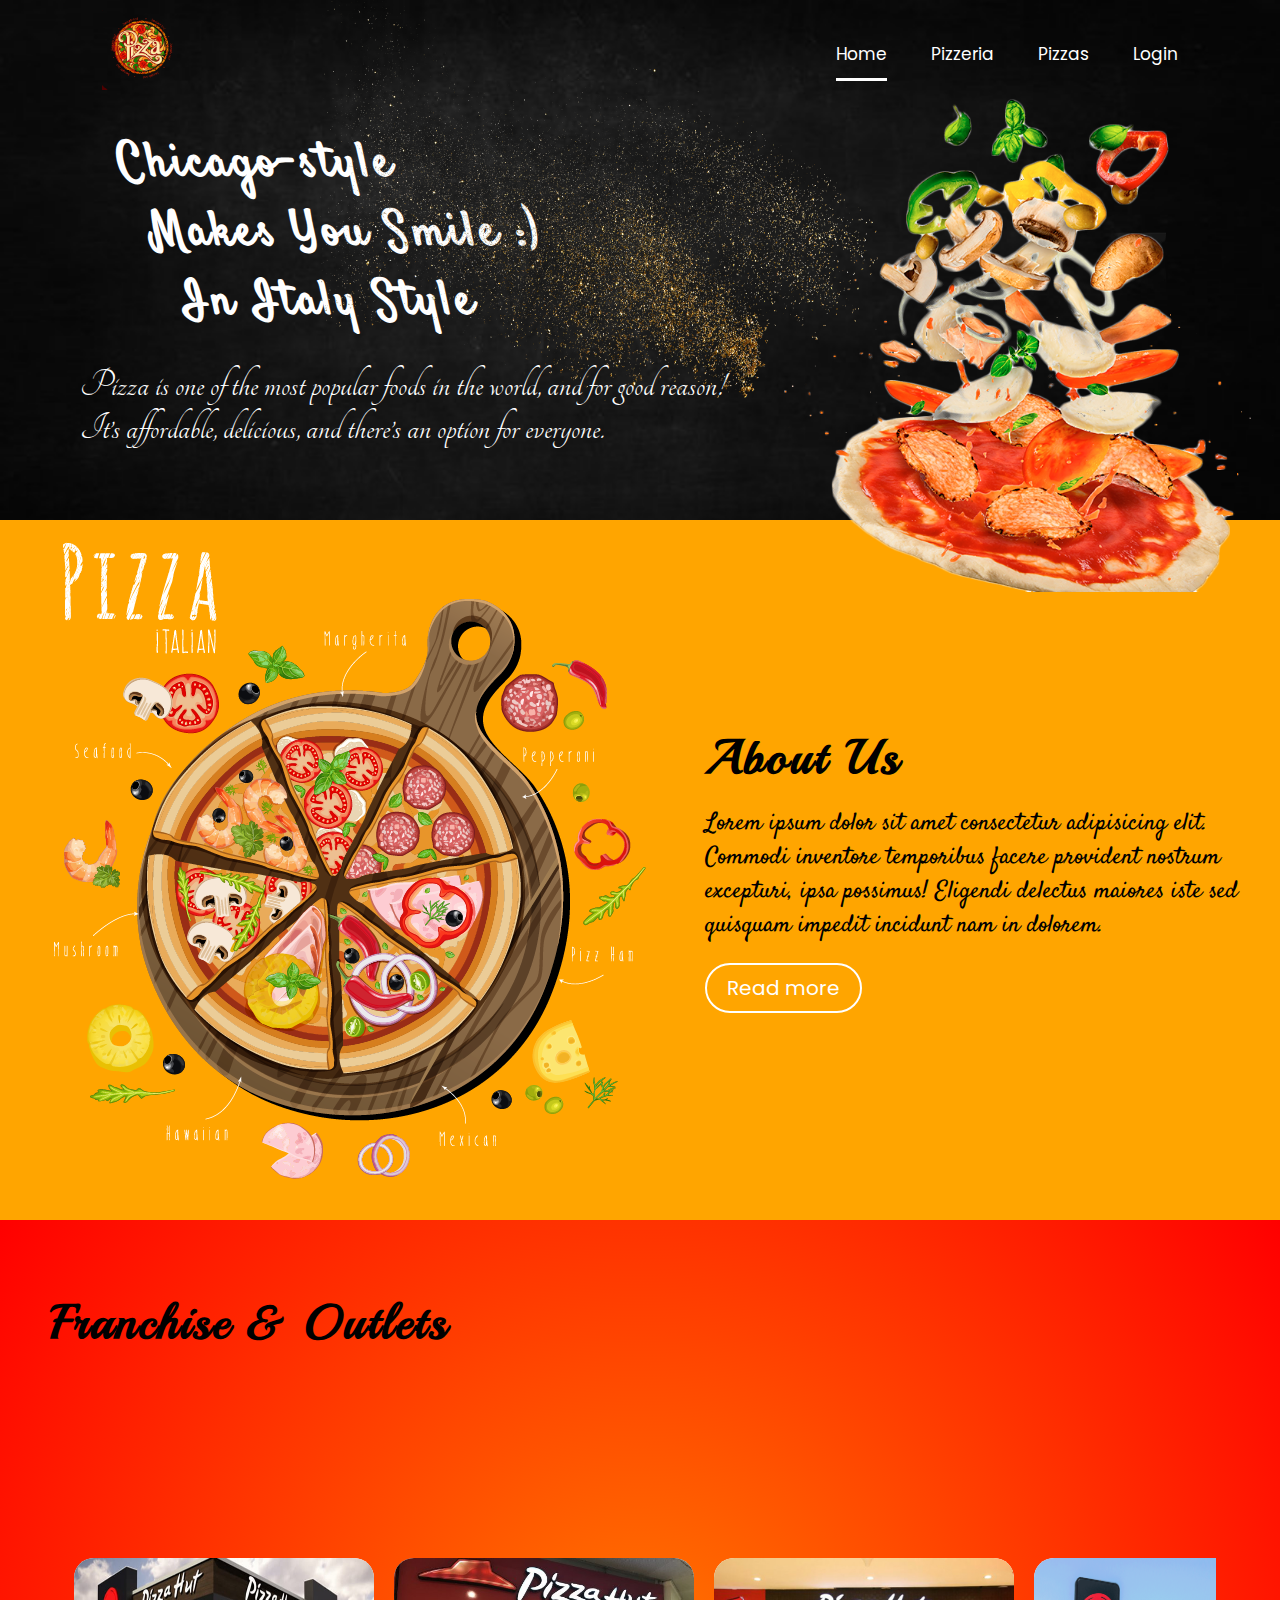
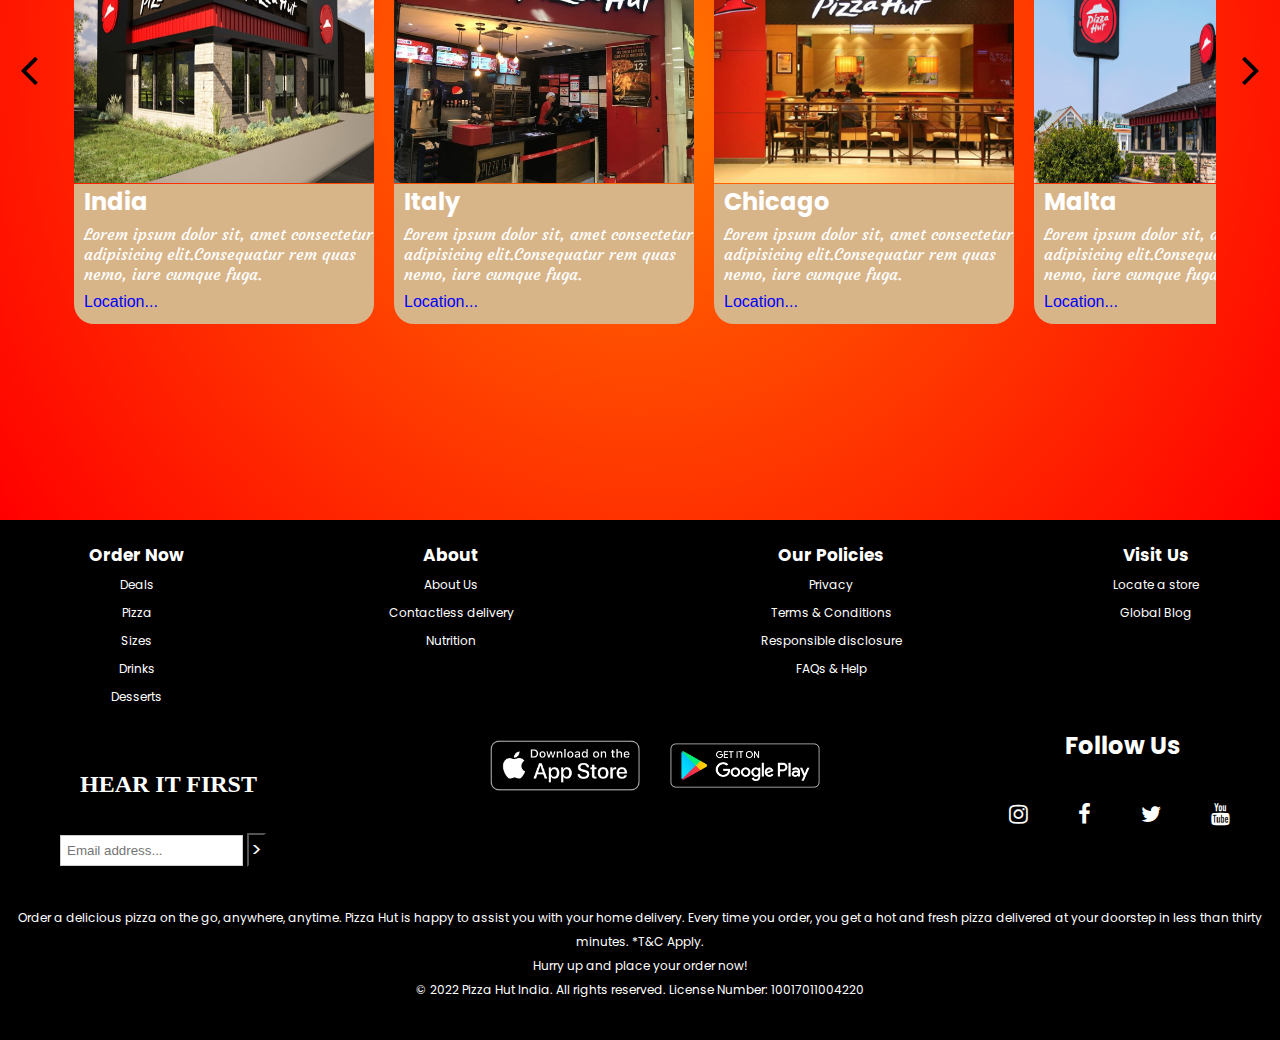
<file: index.html>
<!DOCTYPE html>
<html lang="en">
<head>
    <meta charset="UTF-8">
    <meta http-equiv="X-UA-Compatible" content="IE=edge">
    <meta name="viewport" content="width=device-width, initial-scale=1.0">
    <link rel="stylesheet" href="https://maxcdn.bootstrapcdn.com/font-awesome/4.7.0/css/font-awesome.min.css">
    <link rel="stylesheet" href="home.css">
    <title>Home</title>
</head>
<body>
    <div class="header">
        <!--NAVBAR-->
        <nav>
            <a href="inter.html"><img src="image/logoo.png" class="logo"></a>
            <ul>
                <li><a href="index.html" id="active">Home</a></li>
                <li><a href="about.html">Pizzeria</a></li>
                <li><a href="pizzas.html">Pizzas</a></li>
                <li><a href="login.html">Login</a></li>
            </ul>

            <div class="hamburger">
                <span class="line"></span>
                <span class="line"></span>
                <span class="line"></span>
            </div>
        </nav>
        <div class="over">
            <img src="image/morden.png" class="image">
            <img src="image/sprink.png" class="imag">
            <h1>Chicago-style<br>Makes You Smile :)<br>In Italy Style</h1>
            <P>Pizza is one of the most popular foods in the world, and for good reason! <br> It’s affordable, delicious, and there’s an option for everyone.</P>
        </div>
    </div>

    <!--ABOUT-->
    <div class="about">
        <img src="image/logo.png">
        <div class="more">
            <h1>About Us</h1>
            <p>Lorem ipsum dolor sit amet consectetur adipisicing elit. Commodi inventore temporibus facere provident nostrum excepturi, ipsa possimus! Eligendi delectus maiores iste sed quisquam impedit incidunt nam in dolorem.</p>
            <a href="about.html">Read more</a>
        </div>
    </div>
    
    <!--OUTLETS-->
    <div class="main-scroll">
        <h1>Franchise & Outlets</h1>
        <div>
            <button class="icon" onclick="scrollr()"><i class="fa fa-angle-left" aria-hidden="true"></i></button>
        </div>
        <div class="cover">
            <div class="scroll-images">
                <div class="child">
                    <img class="child-img" src="image/s1.jpg">
                    <div class="content">
                        <h2>India</h2>
                        <p>Lorem ipsum dolor sit, amet consectetur adipisicing elit.Consequatur rem quas nemo, iure cumque fuga.</p>
                        <a href="#">Location...</a>
                    </div>
                </div>
                <div class="child">
                    <img class="child-img" src="image/s2.jpg">
                    <div class="content">
                        <h2>Italy</h2>
                        <p>Lorem ipsum dolor sit, amet consectetur adipisicing elit.Consequatur rem quas nemo, iure cumque fuga.</p>
                        <a href="#">Location...</a>
                    </div>
                </div>
                <div class="child">
                    <img class="child-img" src="image/s3.jpg">
                    <div class="content">
                        <h2>Chicago</h2>
                        <p>Lorem ipsum dolor sit, amet consectetur adipisicing elit.Consequatur rem quas nemo, iure cumque fuga.</p>
                        <a href="#">Location...</a>
                    </div>
                </div>
                <div class="child">
                    <img class="child-img" src="image/s4.jpg">
                    <div class="content">
                        <h2>Malta</h2>
                        <p>Lorem ipsum dolor sit, amet consectetur adipisicing elit.Consequatur rem quas nemo, iure cumque fuga.</p>
                        <a href="#">Location...</a>
                    </div>
                </div>
                <div class="child">
                    <img class="child-img" src="image/s5.jpeg">
                    <div class="content">
                        <h2>Norway</h2>
                        <p>Lorem ipsum dolor sit, amet consectetur adipisicing elit.Consequatur rem quas nemo, iure cumque fuga.</p>
                        <a href="#">Location...</a>
                    </div>
                </div>
                <div class="child">
                    <img class="child-img" src="image/s6.jpg">
                    <div class="content">
                        <h2>Poland</h2>
                        <p>Lorem ipsum dolor sit, amet consectetur adipisicing elit.Consequatur rem quas nemo, iure cumque fuga.</p>
                        <a href="#">Location...</a>
                    </div>
                </div>
                <div class="child">
                    <img class="child-img" src="image/s7.jpg">
                    <div class="content">
                        <h2>Sweden</h2>
                        <p>Lorem ipsum dolor sit, amet consectetur adipisicing elit.Consequatur rem quas nemo, iure cumque fuga.</p>
                        <a href="#">Location...</a>
                    </div>
                </div>
                <div class="child">
                    <img class="child-img" src="image/s8.jpg">
                    <div class="content">
                        <h2>Colombia</h2>
                        <p>Lorem ipsum dolor sit, amet consectetur adipisicing elit.Consequatur rem quas nemo, iure cumque fuga.</p>
                        <a href="#">Location...</a>
                    </div>
                </div>
            </div>
        </div>
        <div>
            <button class="icon" onclick="scrolll()"><i class="fa fa-angle-right" aria-hidden="true"></i></button>
        </div>
    </div>

    <!--FOOTER-->
    <div class="footer">
        <table>
            <tr>
                <th>Order Now</th>
                <th>About</th>
                <th>Our Policies</th>
                <th>Visit Us</th>
            </tr>
            <tr>
                <td><a href="#">Deals</a></td>
                <td><a href="#">About Us</a></td>
                <td><a href="#">Privacy</a></td>
                <td><a href="#">Locate a store</a></td>
                
            </tr>
            <tr>
                <td><a href="#">Pizza</a></td>
                <td><a href="#">Contactless delivery</a></td>
                <td><a href="#">Terms & Conditions</a></td>
                <td><a href="#">Global Blog</a></td>
            </tr>
            <tr>
                <td><a href="#">Sizes</a></td>
                <td><a href="#">Nutrition</a></td>
                <td><a href="#">Responsible disclosure</a></td>
            </tr>
            <tr>
                <td><a href="#">Drinks</a></td>
                <td></td>
                <td><a href="#">FAQs & Help</a></td>
            </tr>
            <tr>
                <td><a href="#">Desserts</a></td>
            </tr>
        </table>
        <div class="download">
            <a href="#"><img src="image/apple.png"></a>
            <a href="#"><img src="image/android.png"></a>
        </div>
        <div class="icons">
            <div class="all-icons">
                <h2>Follow Us</h2>
                <a href="#"><i class="fa fa-instagram" aria-hidden="true"></i></a>
                <a href="#"><i class="fa fa-facebook" aria-hidden="true"></i></a>
                <a href="#"><i class="fa fa-twitter" aria-hidden="true"></i></a>
                <a href="#"><i class="fa fa-youtube" aria-hidden="true"></i></a>
            </div>
        </div>

        <form>
            <h2>HEAR IT FIRST</h2>
            <input type="text" name="Email" placeholder="Email address...">
            <input type="submit" value=">">
        </form>
        <div class="ending">
            <p>
                Order a delicious pizza on the go, anywhere, anytime. Pizza Hut is happy to assist you with your home delivery. Every time you order, you get a hot and fresh pizza delivered at your doorstep in less than thirty<br>minutes. *T&C Apply.<br>Hurry up and place your order now!<br>© 2022 Pizza Hut India. All rights reserved. License Number: 10017011004220
            </p>
        </div>
    </div>

































    <script>
        /*Navbar*/
        const hamburger = document.querySelector(".hamburger");
        const navbar = document.querySelector("ul");

        hamburger.addEventListener('click', ()=>{
            navbar.classList.toggle('slide')
        });

        hamburger.addEventListener('click', ()=>{
            hamburger.classList.toggle('active')
        });

        /*outlets*/
        function scrolll() {
            var left = document.querySelector(".scroll-images")
            left.scrollBy(350, 0)
        }

        function scrollr() {
            var right = document.querySelector(".scroll-images")
            right.scrollBy(-350, 0)
        }

    </script>
</body>
</html>
</file>
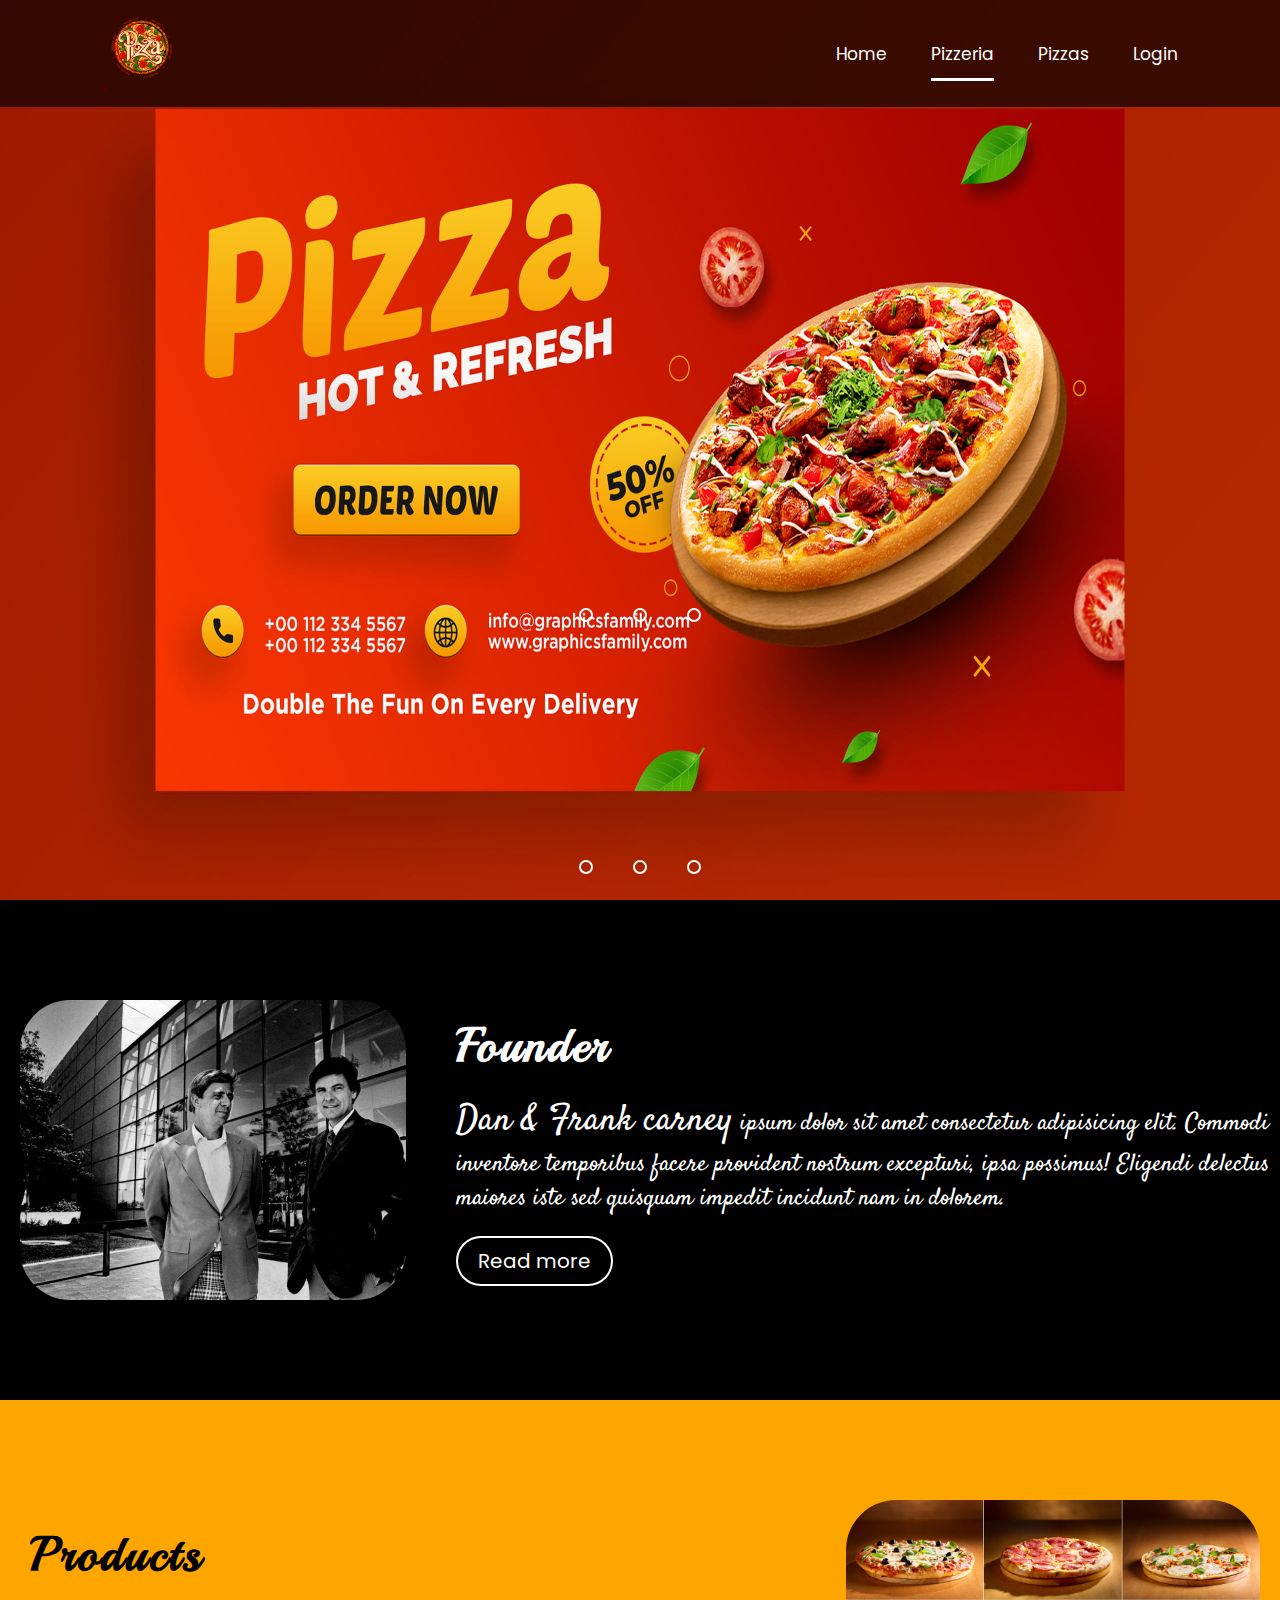
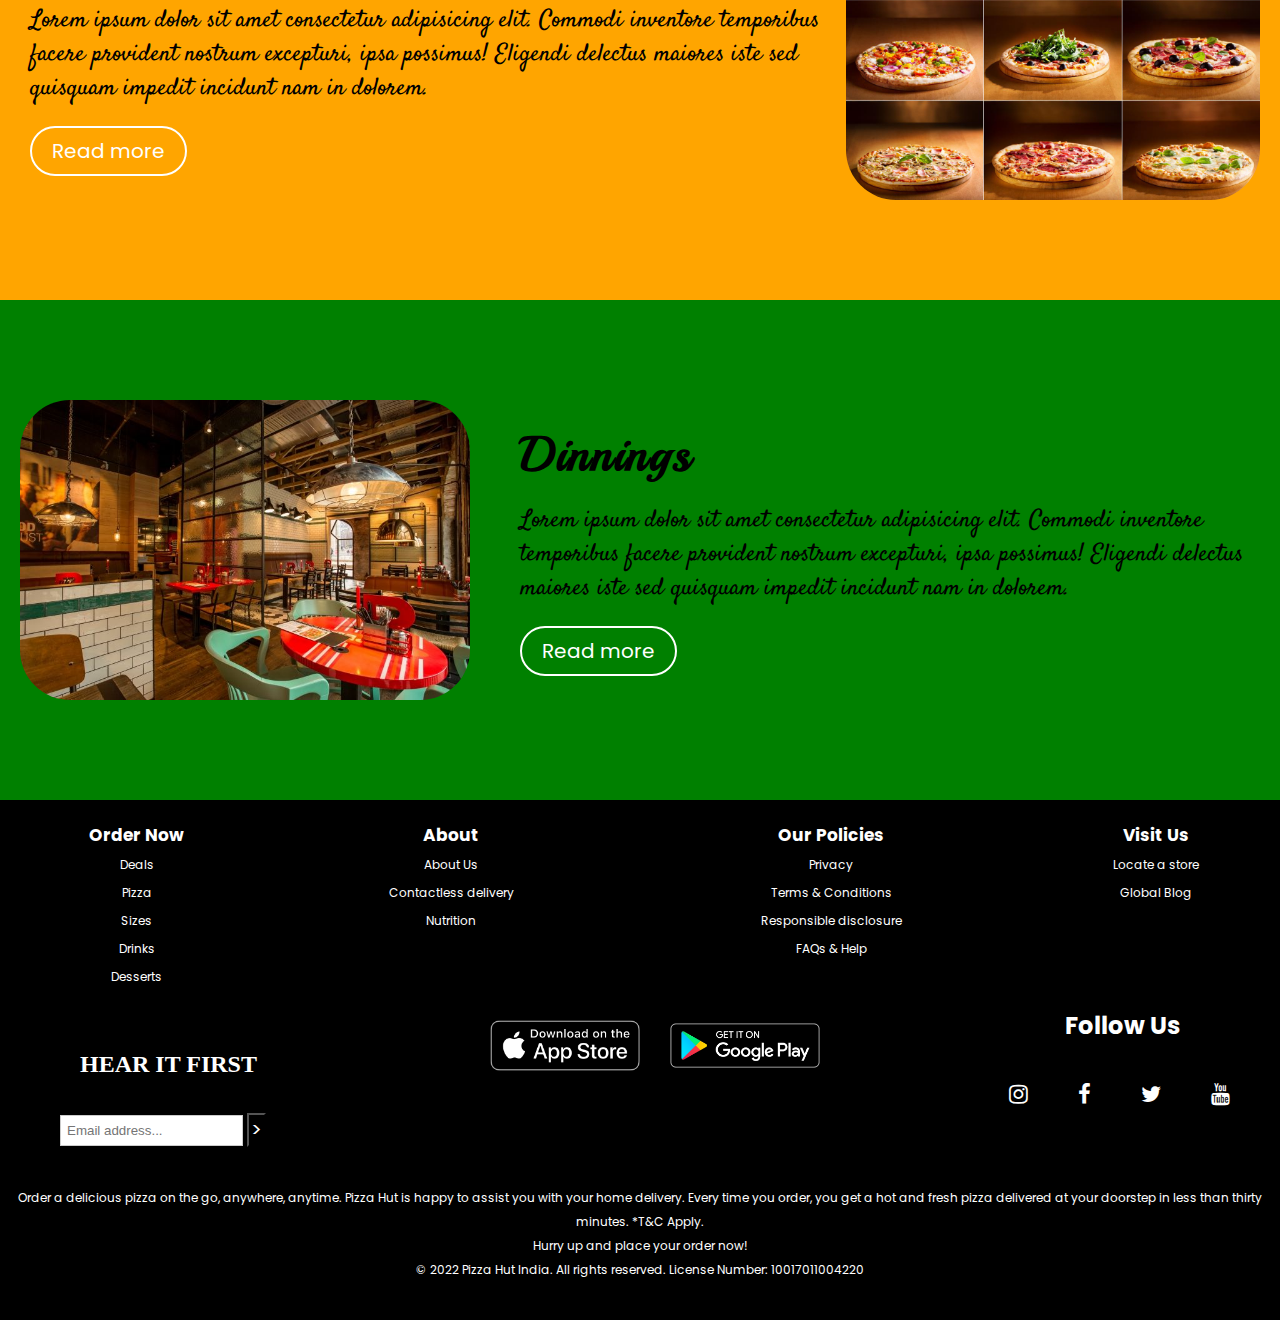
<file: about.html>
<!DOCTYPE html>
<html lang="en">
<head>
    <meta charset="UTF-8">
    <meta http-equiv="X-UA-Compatible" content="IE=edge">
    <meta name="viewport" content="width=device-width, initial-scale=1.0">
    <link rel="stylesheet" href="https://maxcdn.bootstrapcdn.com/font-awesome/4.7.0/css/font-awesome.min.css">
    <link rel="stylesheet" href="about.css">
    <title>About</title>
</head>
<body>
    <div class="header">
        <!--NAVBAR-->
        <div class="slider">
            <div class="slides">
                <input type="radio" id="radio1" name="radios">
                <input type="radio" id="radio2" name="radios">
                <input type="radio" id="radio3" name="radios">

                <div class="slide first">
                    <img src="image/banner-1.jpg">
                </div>
                <div class="slide">
                    <img src="image/banner-2.webp">
                </div>
                <div class="slide">
                    <img src="image/banner-3.webp">
                </div>
                <div class="auto">
                    <div class="auto-1"></div>
                    <div class="auto-2"></div>
                    <div class="auto-3"></div>
                </div>
            </div>

            <div class="manual">
                <label for="radio1" class="manuals"></label>
                <label for="radio2" class="manuals"></label>
                <label for="radio3" class="manuals"></label>
            </div>
        </div>

        <!--Slideshow-->
        <nav>
            <a href="inter.html"><img src="image/logoo.png" class="logo"></a>
            <ul>
                <li><a href="index.html">Home</a></li>
                <li><a href="about.html" id="active">Pizzeria</a></li>
                <li><a href="pizzas.html">Pizzas</a></li>
                <li><a href="login.html">Login</a></li>
            </ul>

            <div class="hamburger">
                <span class="line"></span>
                <span class="line"></span>
                <span class="line"></span>
            </div>
        </nav>
    </div>

    <!--FOUNDER-->
    <div class="about" style="background-color: black; color: white;">
        <img src="image/founder.webp">
        <div class="more">
            <h1>Founder</h1>
            <p><span>Dan & Frank carney</span> ipsum dolor sit amet consectetur adipisicing elit. Commodi inventore temporibus facere provident nostrum excepturi, ipsa possimus! Eligendi delectus maiores iste sed quisquam impedit incidunt nam in dolorem.</p>
            <a href="#">Read more</a>
        </div>
    </div>

    <!--PRODUCT-->
    
    <div class="about" style="background-color: orange;">
        <div class="more">
            <h1>Products</h1>
            <p>Lorem ipsum dolor sit amet consectetur adipisicing elit. Commodi inventore temporibus facere provident nostrum excepturi, ipsa possimus! Eligendi delectus maiores iste sed quisquam impedit incidunt nam in dolorem.</p>
            <a href="#">Read more</a>
        </div>
        <img src="image/product.png" class="product">
    </div>

    <!--DINNING-->
    <div class="about" style="background: green;">
        <img src="image/dinning.jpg">
        <div class="more">
            <h1>Dinnings</h1>
            <p>Lorem ipsum dolor sit amet consectetur adipisicing elit. Commodi inventore temporibus facere provident nostrum excepturi, ipsa possimus! Eligendi delectus maiores iste sed quisquam impedit incidunt nam in dolorem.</p>
            <a href="#">Read more</a>
        </div>
    </div>

    <!--FOOTER-->

    <div class="footer">
        <table>
            <tr>
                <th>Order Now</th>
                <th>About</th>
                <th>Our Policies</th>
                <th>Visit Us</th>
            </tr>
            <tr>
                <td><a href="#">Deals</a></td>
                <td><a href="#">About Us</a></td>
                <td><a href="#">Privacy</a></td>
                <td><a href="#">Locate a store</a></td>
                
            </tr>
            <tr>
                <td><a href="#">Pizza</a></td>
                <td><a href="#">Contactless delivery</a></td>
                <td><a href="#">Terms & Conditions</a></td>
                <td><a href="#">Global Blog</a></td>
            </tr>
            <tr>
                <td><a href="#">Sizes</a></td>
                <td><a href="#">Nutrition</a></td>
                <td><a href="#">Responsible disclosure</a></td>
            </tr>
            <tr>
                <td><a href="#">Drinks</a></td>
                <td></td>
                <td><a href="#">FAQs & Help</a></td>
            </tr>
            <tr>
                <td><a href="#">Desserts</a></td>
            </tr>
        </table>
        <div class="download">
            <a href="#"><img src="image/apple.png"></a>
            <a href="#"><img src="image/android.png"></a>
        </div>
        <div class="icons">
            <div class="all-icons">
                <h2>Follow Us</h2>
                <a href="#"><i class="fa fa-instagram" aria-hidden="true"></i></a>
                <a href="#"><i class="fa fa-facebook" aria-hidden="true"></i></a>
                <a href="#"><i class="fa fa-twitter" aria-hidden="true"></i></a>
                <a href="#"><i class="fa fa-youtube" aria-hidden="true"></i></a>
            </div>
        </div>

        <form>
            <h2>HEAR IT FIRST</h2>
            <input type="text" name="Email" placeholder="Email address...">
            <input type="submit" value=">">
        </form>
        <div class="ending">
            <p>
                Order a delicious pizza on the go, anywhere, anytime. Pizza Hut is happy to assist you with your home delivery. Every time you order, you get a hot and fresh pizza delivered at your doorstep in less than thirty<br>minutes. *T&C Apply.<br>Hurry up and place your order now!<br>© 2022 Pizza Hut India. All rights reserved. License Number: 10017011004220
            </p>
        </div>
    </div>












    <script>
        /*navbar*/
        const hamburger = document.querySelector(".hamburger");
        const navbar = document.querySelector("ul");

        hamburger.addEventListener('click', ()=>{
            navbar.classList.toggle('slide-1')
        });

        hamburger.addEventListener('click', ()=>{
            hamburger.classList.toggle('active')
        });

        /*slideshow*/
        var counter = 1;
        setInterval(function(){
            document.getElementById('radio' + counter).checked = true;
            counter = counter + 1;

            if (counter > 3) {
                counter = 1;
            }
        },3000);
    </script>
</body>
</html>
</file>
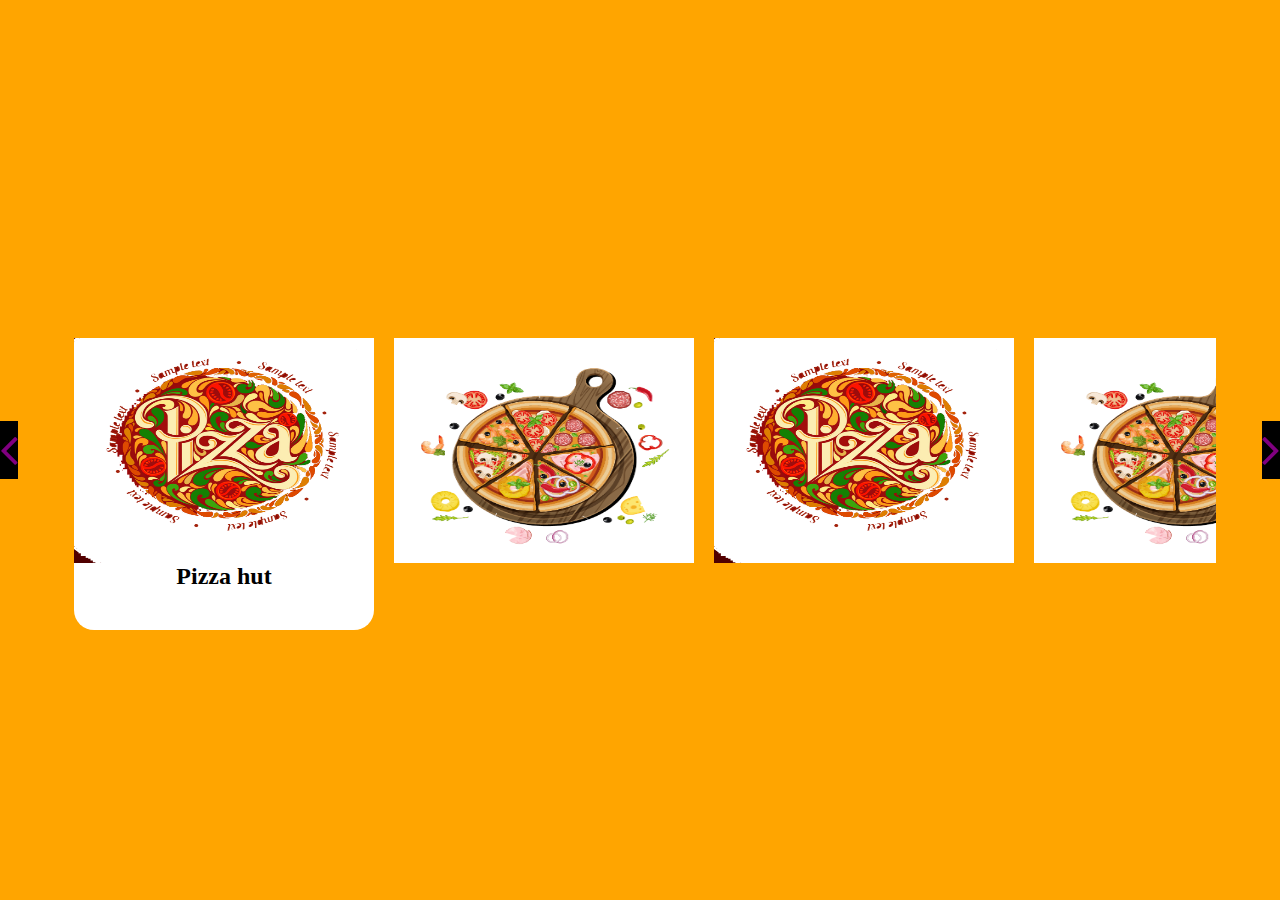
<file: demo2.html>
<!DOCTYPE html>
<html lang="en">
<head>
    <meta charset="UTF-8">
    <meta http-equiv="X-UA-Compatible" content="IE=edge">
    <meta name="viewport" content="width=device-width, initial-scale=1.0">
    <link rel="stylesheet" href="https://maxcdn.bootstrapcdn.com/font-awesome/4.7.0/css/font-awesome.min.css">
    <link rel="stylesheet" href="demo2.css">
    <title>horizontal scroll</title>
</head>
<body>
    <div class="main-scroll">
        <div>
            <button class="icon" onclick="scrollr()"><i class="fa fa-angle-left" aria-hidden="true"></i></button>
        </div>
        <div class="cover">
            <div class="scroll-images">
                <div class="child">
                    <img class="child-img" src="image/logoo.png">
                    <h2>Pizza hut</h2>
                </div>
                <div class="child"><img class="child-img" src="image/logo.png"></div>
                <div class="child"><img class="child-img" src="image/logoo.png"></div>
                <div class="child"><img class="child-img" src="image/logo.png"></div>
                <div class="child"><img class="child-img" src="image/logoo.png"></div>
                <div class="child"><img class="child-img" src="image/logo.png"></div>
            </div>
        </div>
        <div>
            <button class="icon" onclick="scrolll()"><i class="fa fa-angle-right" aria-hidden="true"></i></button>
        </div>
    </div>

    <script>
        function scrolll() {
            var left = document.querySelector(".scroll-images")
            left.scrollBy(350, 0)
        }

        function scrollr() {
            var right = document.querySelector(".scroll-images")
            right.scrollBy(-350, 0)
        }
    </script>
</body>
</html>
</file>
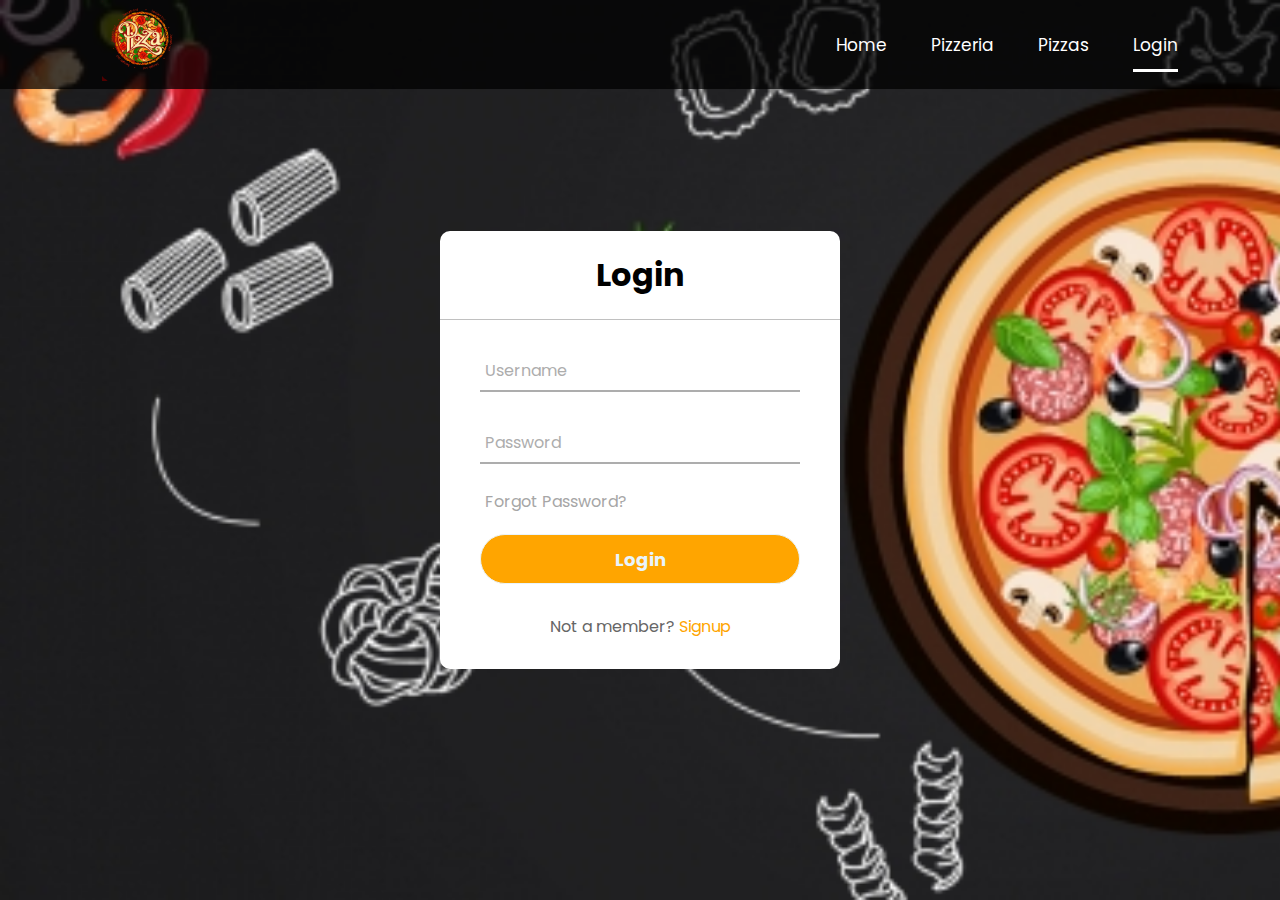
<file: login.html>
<!DOCTYPE html>
<html lang="en">
<head>
    <meta charset="UTF-8">
    <meta http-equiv="X-UA-Compatible" content="IE=edge">
    <meta name="viewport" content="width=device-width, initial-scale=1.0">
    <link rel="stylesheet" href="login.css">
    <title>Login</title>
</head>
<body>
    <nav>
        <a href="inter.html"><img src="image/logoo.png" class="logo"></a>
        <ul>
            <li><a href="index.html">Home</a></li>
            <li><a href="about.html">Pizzeria</a></li>
            <li><a href="pizzas.html">Pizzas</a></li>
            <li><a href="login.html" id="active">Login</a></li>
        </ul>

        <div class="hamburger">
            <span class="line"></span>
            <span class="line"></span>
            <span class="line"></span>
        </div>
    </nav>

    <div class="center">
        <h1>Login</h1>
        <form method="POST">
            <div class="txt_field">
                <input type="text" required>
                <span></span>
                <label>Username</label>
            </div>
            <div class="txt_field">
                <input type="password" required>
                <span></span>
                <label>Password</label>
            </div>
            <div class="pass">Forgot Password?</div>
            <input type="submit" value="Login">
            <div class="signup_link">
                Not a member? <a href="#">Signup</a>
            </div>
        </form>
    </div>



    <script>
        /*navbar*/
        const hamburger = document.querySelector(".hamburger");
        const navbar = document.querySelector("ul");

        hamburger.addEventListener('click', ()=>{
            navbar.classList.toggle('slide-1')
        });

        hamburger.addEventListener('click', ()=>{
            hamburger.classList.toggle('active')
        });
    </script>
</body>
</html>
</file>
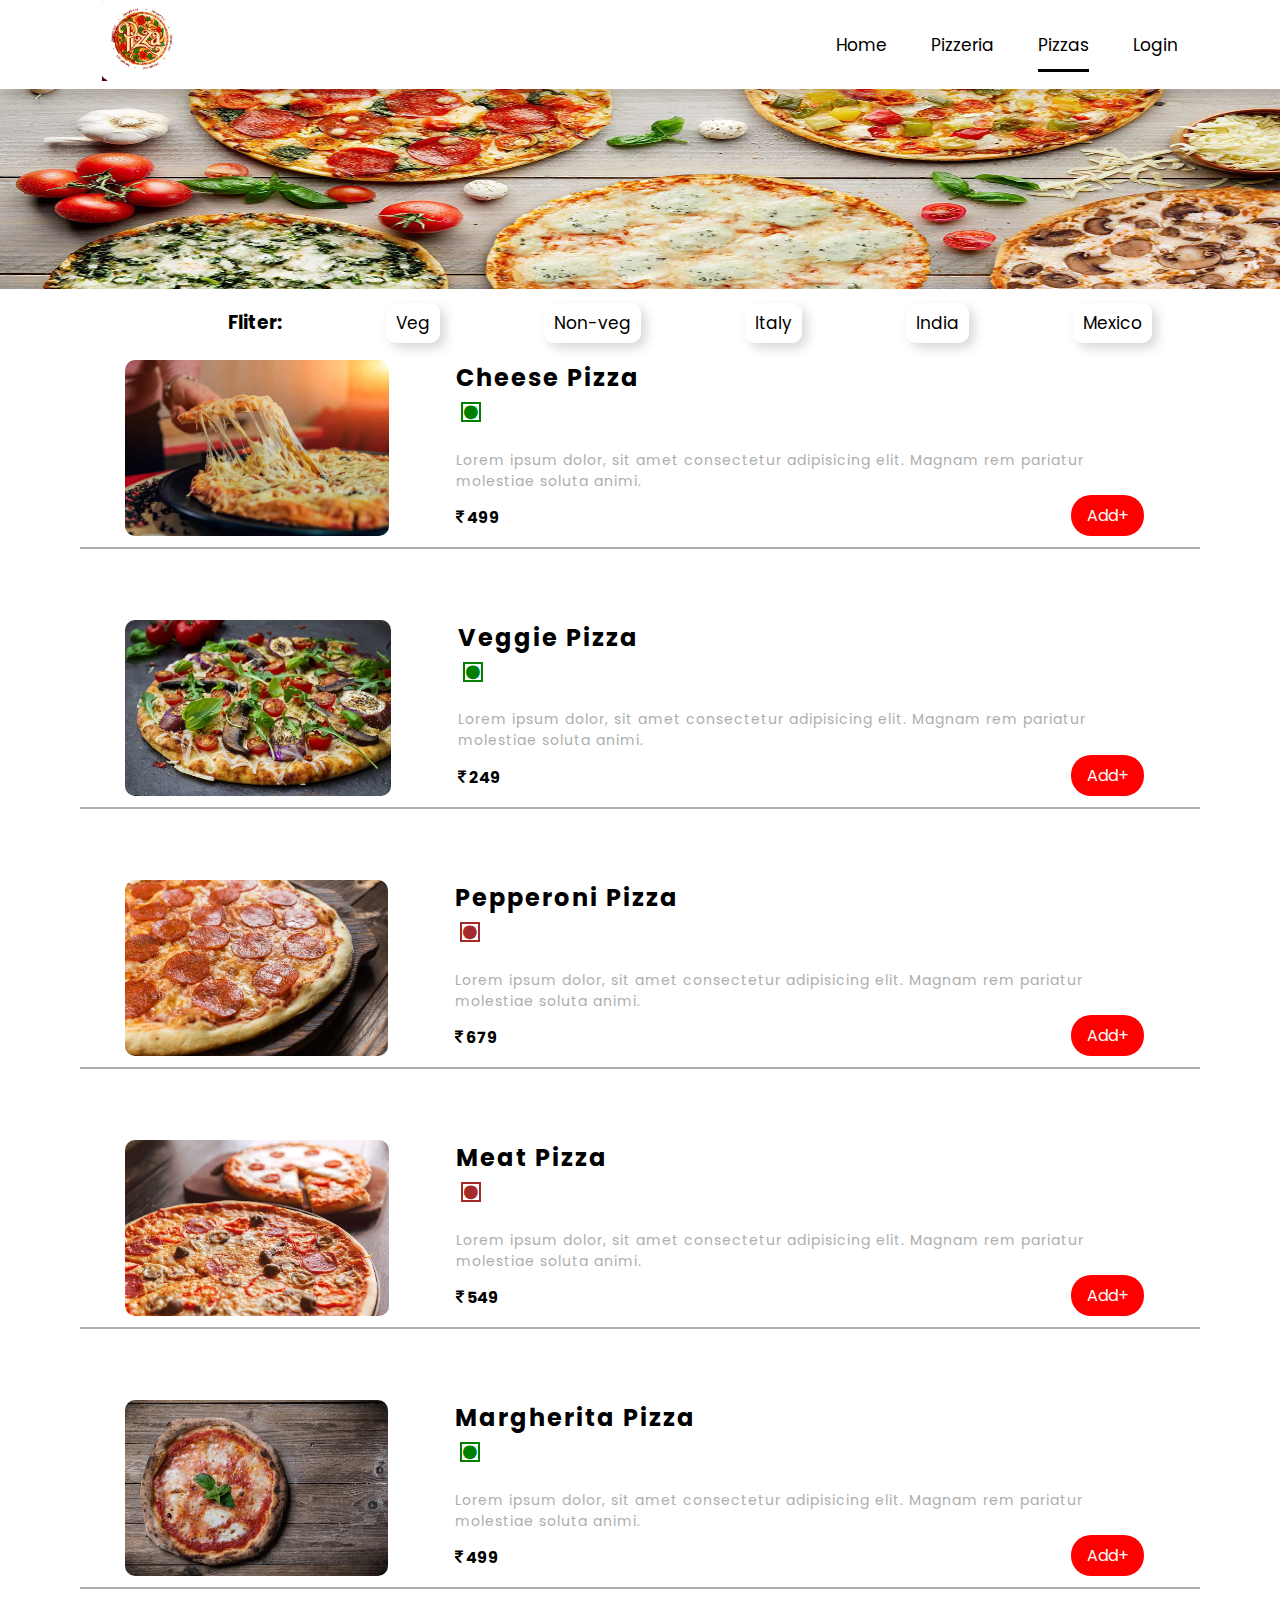
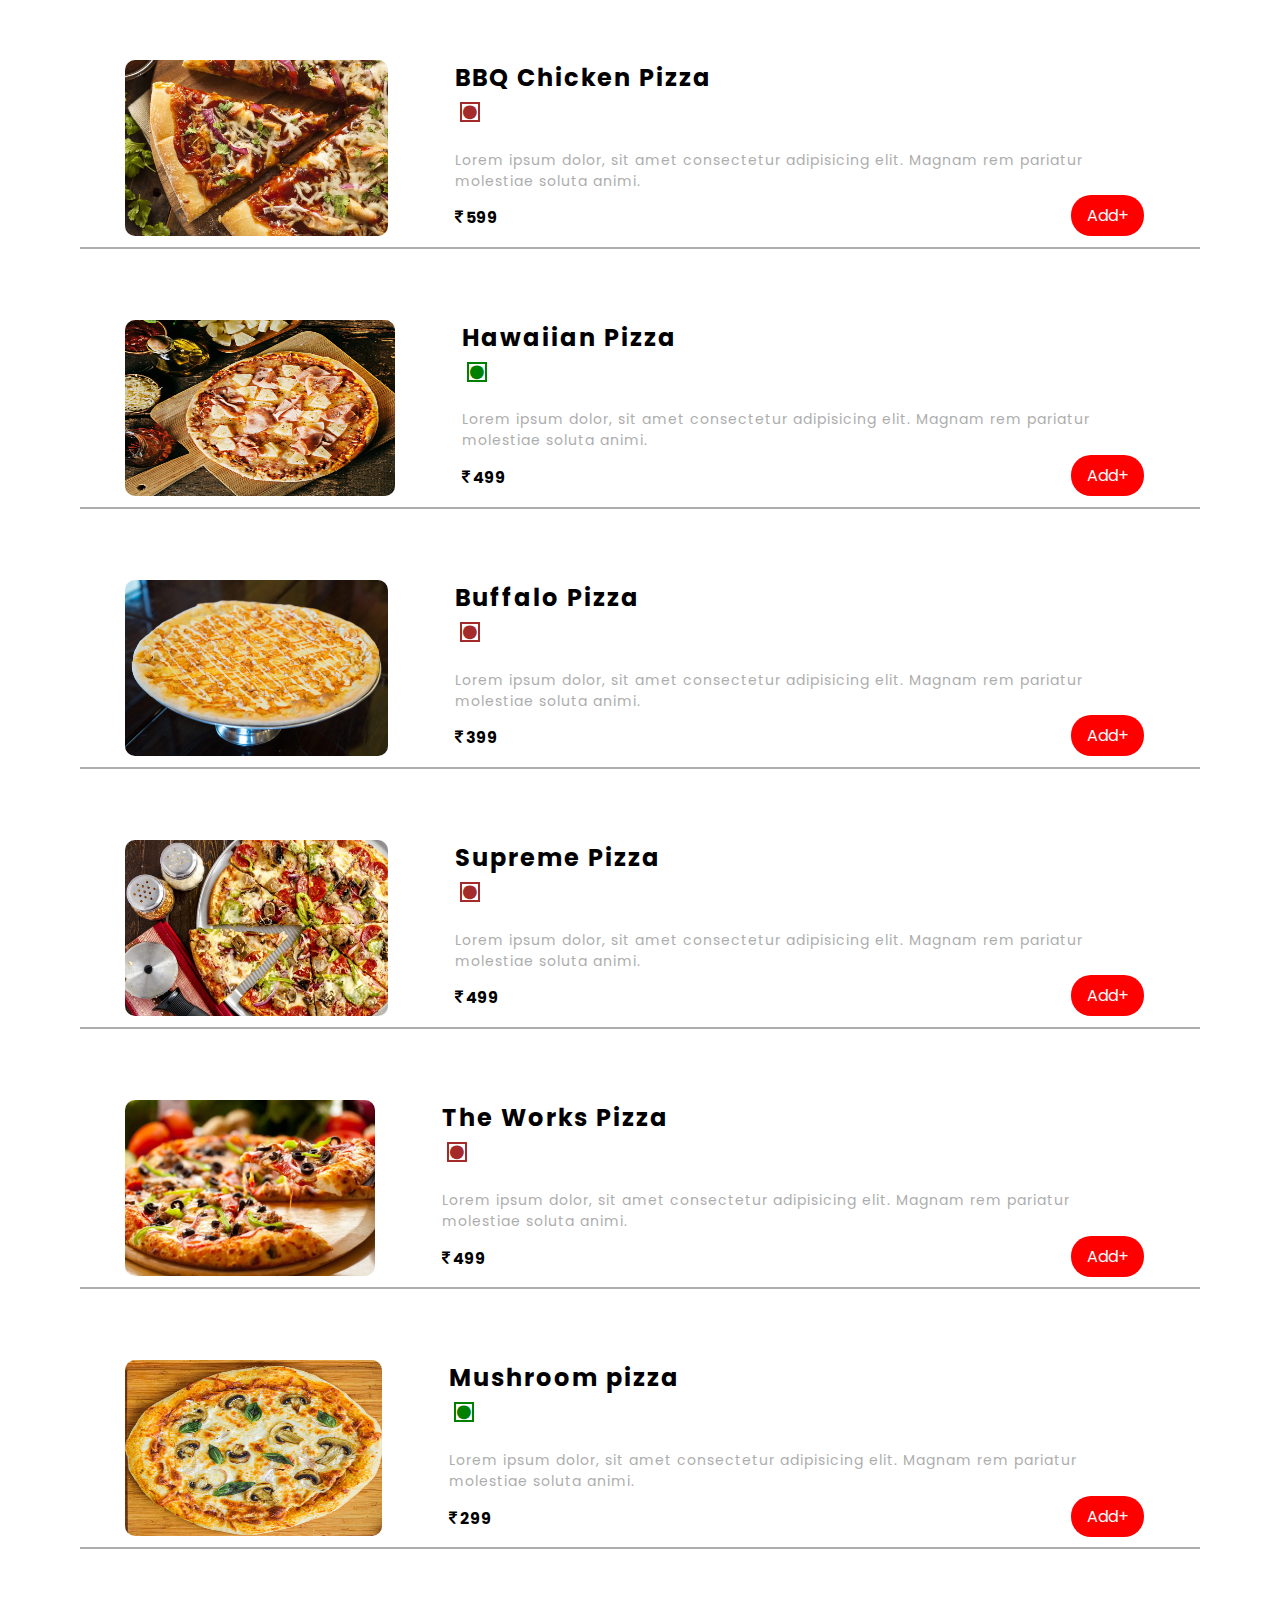
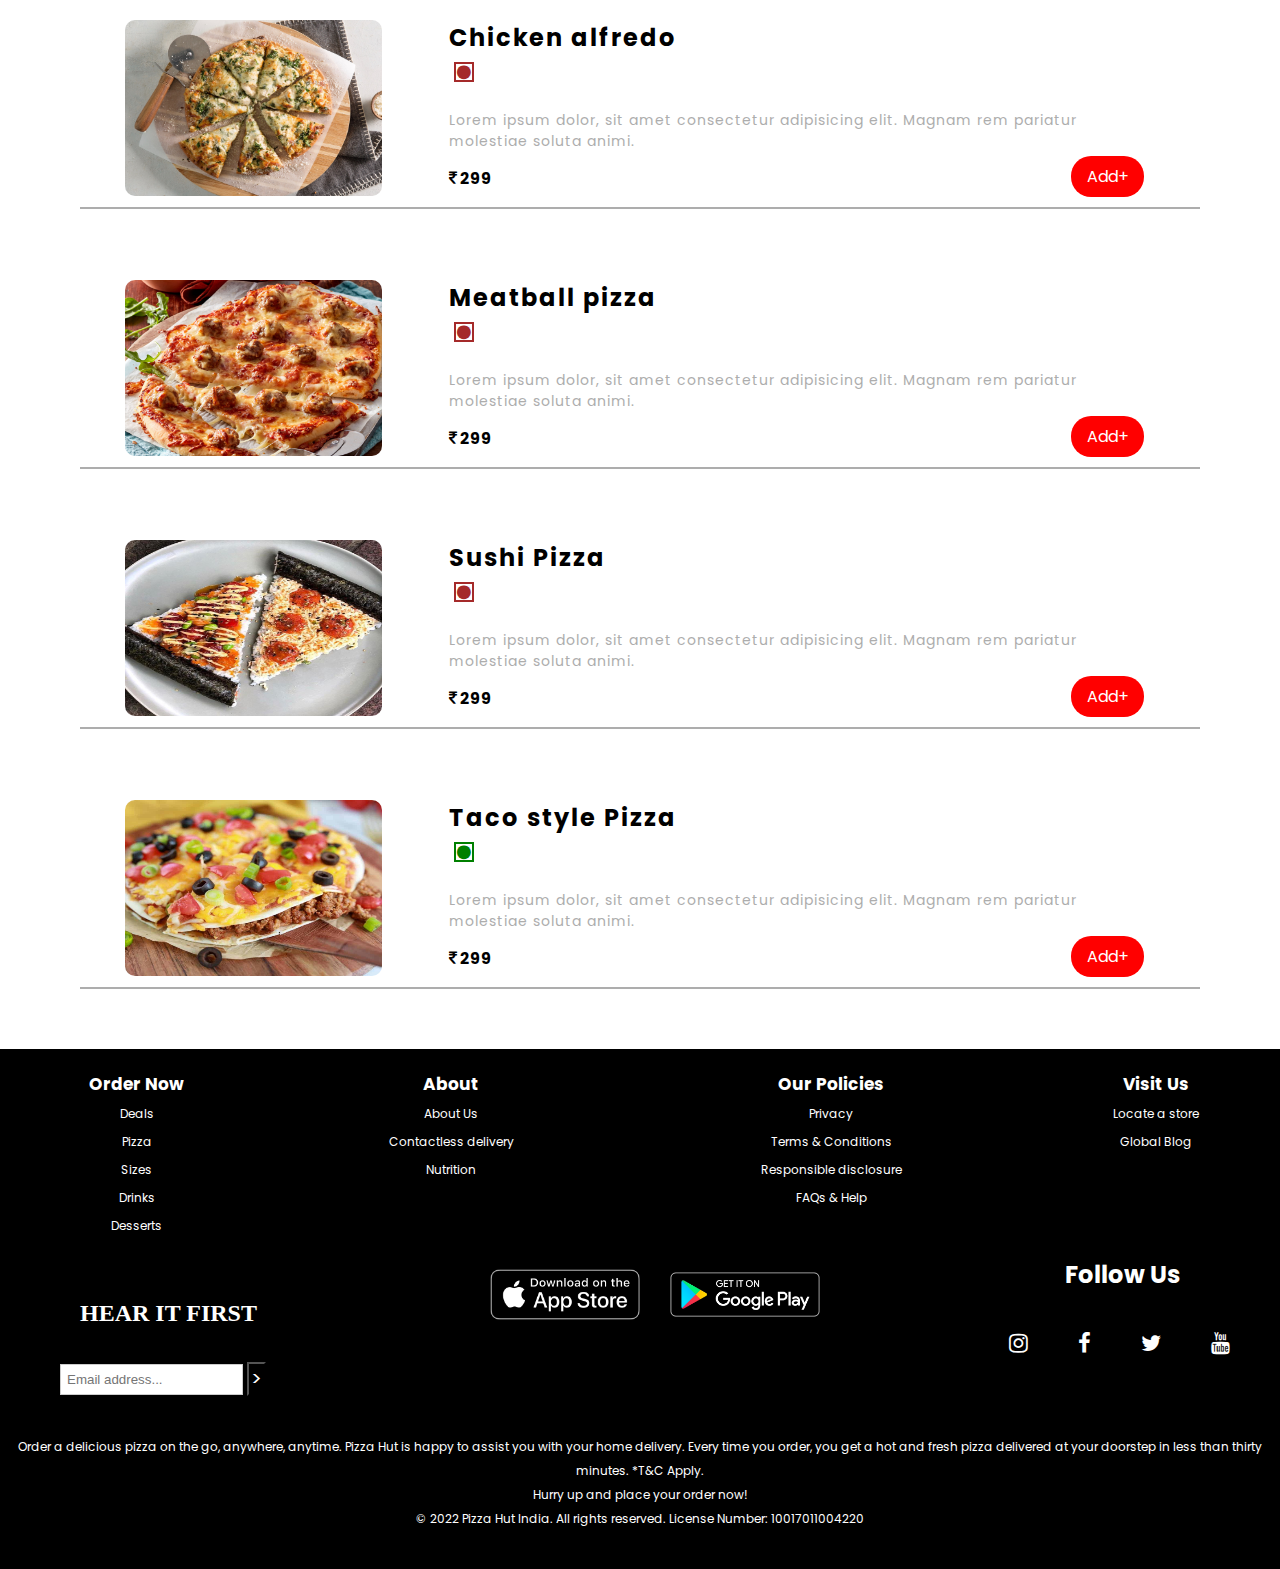
<file: pizzas.html>
<!DOCTYPE html>
<html lang="en">
<head>
    <meta charset="UTF-8">
    <meta http-equiv="X-UA-Compatible" content="IE=edge">
    <meta name="viewport" content="width=device-width, initial-scale=1.0">
    <link rel="stylesheet" href="https://maxcdn.bootstrapcdn.com/font-awesome/4.7.0/css/font-awesome.min.css">
    <link rel="stylesheet" href="pizzas.css">
    <title>Pizzas</title>
</head>
<body>
    <nav>
        <a href="inter.html"><img src="image/logoo.png" class="logo"></a>
        <ul>
            <li><a href="index.html">Home</a></li>
            <li><a href="about.html">Pizzeria</a></li>
            <li><a href="pizzas.html" id="active">Pizzas</a></li>
            <li><a href="login.html">Login</a></li>
        </ul>

        <div class="hamburger">
            <span class="line"></span>
            <span class="line"></span>
            <span class="line"></span>
        </div>
    </nav>

    <div class="l-images">
        <img src="image/board.jpeg">
    </div>

    <section>
        <ul>
            <li><h3>Fliter:</h3></li>
            <li><a href="#one">Veg</a></li>
            <li><a href="#two">Non-veg</a></li>
            <li><a href="#three">Italy</a></li>
            <li><a href="#fore">India</a></li>
            <li><a href="#five">Mexico</a></li>
        </ul>
    </section>

  <!--Food-->
    <div class="items" id="one">
        <img src="image/pizza1.webp">
        <div class="details">
            <h2>Cheese Pizza</h2>
            <div class="box"><i class="fa fa-circle" aria-hidden="true"></i></div>
            <p>Lorem ipsum dolor, sit amet consectetur adipisicing elit. Magnam rem pariatur molestiae soluta animi.</p>
            <div class="price-order">
                <h4><i class="fa fa-rupee"></i> 499</h4>
                <a href="#" onclick="return false;">Add+</a>
            </div>
        </div>
    </div>
    
    <div class="items">
        <img src="image/pizza2.webp">
        <div class="details">
            <h2>Veggie Pizza</h2>
            <div class="box"><i class="fa fa-circle" aria-hidden="true"></i></div>
            <p>Lorem ipsum dolor, sit amet consectetur adipisicing elit. Magnam rem pariatur molestiae soluta animi.</p>
            <div class="price-order">
                <h4><i class="fa fa-rupee"></i> 249</h4>
                <a href="#" onclick="return false;">Add+</a>
            </div>
        </div>
    </div>

    <div class="items">
        <img src="image/pizza3.webp">
        <div class="details">
            <h2>Pepperoni Pizza</h2>
            <div class="box-1"><i class="fa fa-circle" aria-hidden="true"></i></div>
            <p>Lorem ipsum dolor, sit amet consectetur adipisicing elit. Magnam rem pariatur molestiae soluta animi.</p>
            <div class="price-order">
                <h4><i class="fa fa-rupee"></i> 679</h4>
                <a href="#" onclick="return false;">Add+</a>
            </div>
        </div>
    </div>

    <div class="items" id="two">
        <img src="image/pizza4.webp">
        <div class="details">
            <h2>Meat Pizza</h2>
            <div class="box-1"><i class="fa fa-circle" aria-hidden="true"></i></div>
            <p>Lorem ipsum dolor, sit amet consectetur adipisicing elit. Magnam rem pariatur molestiae soluta animi.</p>
            <div class="price-order">
                <h4><i class="fa fa-rupee"></i> 549</h4>
                <a href="#" onclick="return false;">Add+</a>
            </div>
        </div>
    </div>

    <div class="items">
        <img src="image/pizza5.webp">
        <div class="details">
            <h2>Margherita Pizza</h2>
            <div class="box"><i class="fa fa-circle" aria-hidden="true"></i></div>
            <p>Lorem ipsum dolor, sit amet consectetur adipisicing elit. Magnam rem pariatur molestiae soluta animi.</p>
            <div class="price-order">
                <h4><i class="fa fa-rupee"></i> 499</h4>
                <a href="#" onclick="return false;">Add+</a>
            </div>
        </div>
    </div>

    <div class="items" id="five">
        <img src="image/pizza6.webp">
        <div class="details">
            <h2>BBQ Chicken Pizza</h2>
            <div class="box-1"><i class="fa fa-circle" aria-hidden="true"></i></div>
            <p>Lorem ipsum dolor, sit amet consectetur adipisicing elit. Magnam rem pariatur molestiae soluta animi.</p>
            <div class="price-order">
                <h4><i class="fa fa-rupee"></i> 599</h4>
                <a href="#" onclick="return false;">Add+</a>
            </div>
        </div>
    </div>

    <div class="items" id="three">
        <img src="image/pizza7.webp" width="29%">
        <div class="details">
            <h2>Hawaiian Pizza</h2>
            <div class="box"><i class="fa fa-circle" aria-hidden="true"></i></div>
            <p>Lorem ipsum dolor, sit amet consectetur adipisicing elit. Magnam rem pariatur molestiae soluta animi.</p>
            <div class="price-order">
                <h4><i class="fa fa-rupee"></i> 499</h4>
                <a href="#" onclick="return false;">Add+</a>
            </div>
        </div>
    </div>

    <div class="items">
        <img src="image/pizza8.webp">
        <div class="details">
            <h2>Buffalo Pizza</h2>
            <div class="box-1"><i class="fa fa-circle" aria-hidden="true"></i></div>
            <p>Lorem ipsum dolor, sit amet consectetur adipisicing elit. Magnam rem pariatur molestiae soluta animi.</p>
            <div class="price-order">
                <h4><i class="fa fa-rupee"></i> 399</h4>
                <a href="#" onclick="return false;">Add+</a>
            </div>
        </div>
    </div>

    <div class="items">
        <img src="image/pizza9.webp">
        <div class="details">
            <h2>Supreme Pizza</h2>
            <div class="box-1"><i class="fa fa-circle" aria-hidden="true"></i></div>
            <p>Lorem ipsum dolor, sit amet consectetur adipisicing elit. Magnam rem pariatur molestiae soluta animi.</p>
            <div class="price-order">
                <h4><i class="fa fa-rupee"></i> 499</h4>
                <a href="#" onclick="return false;">Add+</a>
            </div>
        </div>
    </div>

    <div class="items" id="fore">
        <img src="image/pizza10.webp">
        <div class="details">
            <h2>The Works Pizza</h2>
            <div class="box-1"><i class="fa fa-circle" aria-hidden="true"></i></div>
            <p>Lorem ipsum dolor, sit amet consectetur adipisicing elit. Magnam rem pariatur molestiae soluta animi.</p>
            <div class="price-order">
                <h4><i class="fa fa-rupee"></i> 499</h4>
                <a href="#" onclick="return false;">Add+</a>
            </div>
        </div>
    </div>

    <div class="items">
        <img src="image/pizza11.jpg" width="27%">
        <div class="details">
            <h2>Mushroom pizza</h2>
            <div class="box"><i class="fa fa-circle" aria-hidden="true"></i></div>
            <p>Lorem ipsum dolor, sit amet consectetur adipisicing elit. Magnam rem pariatur molestiae soluta animi.</p>
            <div class="price-order">
                <h4><i class="fa fa-rupee"></i> 299</h4>
                <a href="#" onclick="return false;">Add+</a>
            </div>
        </div>
    </div>
       
    <div class="items">
        <img src="image/pizza12.jpeg" width="27%">
        <div class="details">
            <h2>Chicken alfredo</h2>
            <div class="box-1"><i class="fa fa-circle" aria-hidden="true"></i></div>
            <p>Lorem ipsum dolor, sit amet consectetur adipisicing elit. Magnam rem pariatur molestiae soluta animi.</p>
            <div class="price-order">
                <h4><i class="fa fa-rupee"></i> 299</h4>
                <a href="#" onclick="return false;">Add+</a>
            </div>
        </div>
    </div>

    <div class="items" id="five">
        <img src="image/pizza13.jpg" width="27%">
        <div class="details">
            <h2>Meatball pizza</h2>
            <div class="box-1"><i class="fa fa-circle" aria-hidden="true"></i></div>
            <p>Lorem ipsum dolor, sit amet consectetur adipisicing elit. Magnam rem pariatur molestiae soluta animi.</p>
            <div class="price-order">
                <h4><i class="fa fa-rupee"></i> 299</h4>
                <a href="#" onclick="return false;">Add+</a>
            </div>
        </div>
    </div>

    <div class="items">
        <img src="image/pizza14.jpg" width="27%">
        <div class="details">
            <h2>Sushi Pizza</h2>
            <div class="box-1"><i class="fa fa-circle" aria-hidden="true"></i></div>
            <p>Lorem ipsum dolor, sit amet consectetur adipisicing elit. Magnam rem pariatur molestiae soluta animi.</p>
            <div class="price-order">
                <h4><i class="fa fa-rupee"></i> 299</h4>
                <a href="#" onclick="return false;">Add+</a>
            </div>
        </div>
    </div>

    <div class="items">
        <img src="image/pizza15.jpg" width="27%">
        <div class="details">
            <h2>Taco style Pizza</h2>
            <div class="box"><i class="fa fa-circle" aria-hidden="true"></i></div>
            <p>Lorem ipsum dolor, sit amet consectetur adipisicing elit. Magnam rem pariatur molestiae soluta animi.</p>
            <div class="price-order">
                <h4><i class="fa fa-rupee"></i> 299</h4>
                <a href="#" onclick="return false;">Add+</a>
            </div>
        </div>
    </div>

    <!--footer-->
    <div class="footer">
        <table>
            <tr>
                <th>Order Now</th>
                <th>About</th>
                <th>Our Policies</th>
                <th>Visit Us</th>
            </tr>
            <tr>
                <td><a href="#">Deals</a></td>
                <td><a href="#">About Us</a></td>
                <td><a href="#">Privacy</a></td>
                <td><a href="#">Locate a store</a></td>
                
            </tr>
            <tr>
                <td><a href="#">Pizza</a></td>
                <td><a href="#">Contactless delivery</a></td>
                <td><a href="#">Terms & Conditions</a></td>
                <td><a href="#">Global Blog</a></td>
            </tr>
            <tr>
                <td><a href="#">Sizes</a></td>
                <td><a href="#">Nutrition</a></td>
                <td><a href="#">Responsible disclosure</a></td>
            </tr>
            <tr>
                <td><a href="#">Drinks</a></td>
                <td></td>
                <td><a href="#">FAQs & Help</a></td>
            </tr>
            <tr>
                <td><a href="#">Desserts</a></td>
            </tr>
        </table>
        <div class="download">
            <a href="#"><img src="image/apple.png"></a>
            <a href="#"><img src="image/android.png"></a>
        </div>
        <div class="icons">
            <div class="all-icons">
                <h2>Follow Us</h2>
                <a href="#"><i class="fa fa-instagram" aria-hidden="true"></i></a>
                <a href="#"><i class="fa fa-facebook" aria-hidden="true"></i></a>
                <a href="#"><i class="fa fa-twitter" aria-hidden="true"></i></a>
                <a href="#"><i class="fa fa-youtube" aria-hidden="true"></i></a>
            </div>
        </div>

        <form>
            <h2>HEAR IT FIRST</h2>
            <input type="text" name="Email" placeholder="Email address...">
            <input type="submit" value=">">
        </form>
        <div class="ending">
            <p>
                Order a delicious pizza on the go, anywhere, anytime. Pizza Hut is happy to assist you with your home delivery. Every time you order, you get a hot and fresh pizza delivered at your doorstep in less than thirty<br>minutes. *T&C Apply.<br>Hurry up and place your order now!<br>© 2022 Pizza Hut India. All rights reserved. License Number: 10017011004220
            </p>
        </div>
    </div>

</body>
</html>
</file>
<file: home.css>
@import url('https://fonts.googleapis.com/css2?family=Courgette&family=Playball&family=Poppins&family=Satisfy&family=Tangerine&display=swap');

* {
    margin: 0;
    padding: 0;
    box-sizing: border-box;
    font-family: poppins, sans-serif;
}

html {
    width: 100%;
    height: 100%;
    background: rgba(247, 162, 51, 0.553);
}

/*navbar*/
.header {
    width: 100%;
    height: 520px;
    background: url(image/black.jpg);
    background-repeat: no-repeat;
    background-size: cover;
    position: relative;
    padding: 0 5%;
    display: flex;
    align-items: center;
    justify-content: center;
}

nav {
    width: 100%;
    position: absolute;
    top: 0;
    left: 0;
    padding: 10px 8%;
    display: flex;
    align-items: center;
    justify-content: space-between;
}

nav .logo {
    width: 80px;
    z-index: 99;
}


nav ul li {
    list-style: none;
    display: inline-block;
    margin-left: 40px;
}

nav ul li a {
    text-decoration: none;
    color: #fff;
    font-size: 17px;
}

nav ul li:hover a {
    padding-bottom: 12px;
    border-bottom: 3px solid #fff;
}

#active {
    padding-bottom: 12px;
    border-bottom:3px solid #fff ;
}

.hamburger {
    position: absolute;
}

.over .image{
    position: absolute;
    left: 60%;
    width: 40%;
    top: 80px;
    z-index: 1;
}

.over .imag{
    position: absolute;
    left: 25%;
    width: 50%;
    height: 500px;
    top: -60px;
    z-index: 1;
}

.over h1 {
    position: absolute;
    color: #fff;
    font-family: Satisfy, cursive;
    letter-spacing: 3px;
    left: 150px;
    top: 130px;
    font-size: 48px;
    transform: skewX(25deg);
}

.over p {
    position: absolute;
    color: #fff;
    font-family: Tangerine, cursive;
    left: 80px;
    bottom: 70px;
    font-size: 40px;
}

@media screen and (max-width:768px) {

    .header {
        width: 100%;
    }

    nav ul {
        position: fixed;
        overflow-x: 0;
        width: 100%;
        height: 230px;
        background-color: #fff;
        margin: 0;
        padding: 10px 0;
        top: -100%;
        left: 0;
        transition: 0.5s;
        z-index: 10;
    } 

    
    nav ul.slide {
        top: 90px;
        transition: 0.5s;
    }

    nav ul li {
        display: block;
        padding: 3% 0 2.5% 8%;
        width: 100%;
        margin: 0;
        transition: 0.5s;
    }

    nav ul li a {
        border: none;
        font-weight: 600;
        color: black;
    }

    nav ul li:hover {
        padding-bottom: 12px;
        border-bottom: 3px solid black;
    }
 
    nav ul li:hover a{
        padding: none;
        border: none;
    }

    #active {
        padding-bottom: 13px;
        border-bottom:3px solid #000 ;
    }

    .hamburger {
        float: right;
        right: 0;
        border: none;
        outline: none;
        cursor: pointer;
        padding-right: 20px;
    }

    .hamburger .line {
        width: 30px;
        height: 3px;
        background-color: white;
        margin-bottom: 5px;
        display: block;
        border-radius: 4px;
        transition: transform .5s, opacity .25s;
    }

    .hamburger.active .line:nth-child(1) {
        transform: translateY(8px) rotate(45deg);
    }
 
    .hamburger.active .line:nth-child(2) {
        opacity: 0;
    }
 
    .hamburger.active .line:nth-child(3) {
        transform: translateY(-8px) rotate(-45deg);
    }

    .over .image{
        position: absolute;
        left: 40%;
        height: 500px;
        width: 60%;
        top: 70px;
        z-index: 1;
    }

    .over .imag{
        position: absolute;
        left: 15%;
        width: 50%;
        height: 500px;
        top: -100px;
        z-index: 1;
    }
    
    .over h1 {
        position: absolute;
        color: #fff;
        font-family: Satisfy, cursive;
        letter-spacing: 2px;
        left: 30px;
        top: 130px;
        font-size: 24px;
        transform: skewX(20deg);
    }
    
    .over p {
        position: absolute;
        color: #fff;
        font-family: Tangerine, cursive;
        text-align: left;
        right: 50%;
        left: 10px;
        bottom: 70px;
        font-size: 30px;
    }
    
}

/*About*/

.about {
    width: 100%;
    height: 700px;
    position: relative;
    display: flex;
    justify-content: center;
    align-items: center;
    background: orange;
}

.about .more h1{
    font-family: playball;
    letter-spacing: 2px;
    margin-bottom: 10px;
    font-size: 48px;
}

.about .more p {
    margin-top: 20px;
    font-size: 24px;
    font-family: satisfy;
}

.about .more a {
    text-decoration: none;
    display: inline-block;
    color: #fff;
    font-size: 20px;
    border: 2px solid #fff;
    padding: 8px 20px;
    border-radius: 50px;
    margin-top: 20px;
    transition: .5s;
}

.about .more a:hover {
    border: 2px solid #999;
    color: #999;
    box-shadow: 0px 0px 20px rgb(180, 179, 179);
}

@media screen and (max-width:768px) {
    .about {
        width: 100%;
        height: 800px;
        position: relative;
        display: flex;
        flex-direction: column;
        justify-content: center;
        align-items: center;
    }

    .about img {
        width: 80%;
        position: relative;
        top: 0px;
    }

    
    .about .more h1{
        font-family: playball;
        letter-spacing: 2px;
        margin-bottom: 10px;
        font-size: 48px;
        margin-left: 10px;
    }
    
    .about .more p {
        margin-top: 20px;
        font-size: 24px;
        font-family: satisfy;
        margin-left: 20px;
    }
    
    .about .more a {
        text-decoration: none;
        display: inline-block;
        color: #fff;
        font-size: 20px;
        border: 2px solid #fff;
        padding: 8px 20px;
        border-radius: 50px;
        margin-left: 3%;
        margin-top: 16px;
        transition: .5s;
    }
}

/*Scroll*/

.main-scroll {
    width: 100%;
    height: 100vh;
    display: flex;
    align-items: center;
    justify-content: space-between;
    position: relative;
    background: rgb(253,175,29);
    background: radial-gradient(circle, orange -40%, red 100%);
}

.main-scroll h1{
    font-family: playball;
    position: absolute;
    letter-spacing: 2px;
    left: 50px;
    top: 8%;
    font-size: 48px;
}

.cover {
    position: relative;
    width: 90%;
    height: 90%;
}

.scroll-images {
    width: 100%;
    height: 100%;
    display: flex;
    justify-content: left;
    align-items: center;
    overflow: auto;
    position: relative;
    scroll-behavior: smooth;
}

.child {
    min-width: 300px;
    height: 225px;
    margin: 1px 10px;
    cursor: pointer;
    border: 0px solid white;
    border-radius: 20px;
    position: relative;
}

.content {
    width: 100%;
    /*background: radial-gradient(circle, red -300%, rgb(160, 124, 56) 100%);*/
    background-color: #D8B589;
    color: #fff;
    height: 140px;
    margin-top: -6px;
    padding-bottom: 0px;
    border-end-end-radius: 20px;
    border-bottom-left-radius: 20px;
}

.content h2 {
    margin-left: 10px;
}

.content p {
    margin-left: 10px;
    position: relative;
    top: 5px;
    font-family: Courgette;
}

.content a {
    margin-left: 10px;
    position: relative;
    top: 10px;
    font-family: 'Franklin Gothic Medium', 'Arial Narrow', Arial, sans-serif;
    letter-spacing: 0px;
    text-decoration: none;
    color: blue;
}

.content a:hover {
    text-decoration: underline;
}

.scroll-images::-webkit-scrollbar {
    -webkit-appearance: none;
}

.child-img {
    width: 100%;
    height: 100%;
    background: white;
    border-top-left-radius: 20px;
    border-top-right-radius: 20px;
}

.icon {
    color: black;
    background-color: transparent;
    font-size: 50px;
    outline: none;
    border: none;
    padding: 0px 20px;
    cursor: pointer;
}

.icon:hover {
    color: white;
}

@media screen and (max-width:768px) {
    
    .icon {
        color: black;
        background-color: transparent;
        font-size: 50px;
        outline: none;
        border: none;
        padding: 0px 0px;
        cursor: pointer;
    }
}

/*footer*/

.footer {
    width: 100%;
    height: 520px;
    background: #000;
    color: #fff;
}

table {
    position: relative;
    top: 20px;
    font-size: 17px;
    width: 100%;
    text-align: center;
}

table td a {
    text-decoration: none;
    position: relative;
    font-size: 12px;
    color: #fff;
}

table td a:hover {
    color: #999;
    text-decoration: underline;
}

.download {
    display: flex;
    align-items: center;
    justify-content: center;
    position: relative;
}

.download img {
    position: relative;
    margin-left: 30px;
    top: 50px;
    width: 150px;
}

.icons .all-icons{
   display:flex;
   justify-content: flex-end;
   align-items: center;
   list-style:none;
   position: relative;
}
   
.icons .all-icons a {
   text-decoration:none;
   font-size: 22px;
   color:#fff;
   margin-top: 50px;
   margin-right: 50px;
}

.icons .all-icons h2 {
    position: absolute;
    right: 100px;
    top: -20px;
}

.icons .all-icons a:hover {
    text-shadow: 0px 0px 10px #fff,
                 0px 0px 20px #fff,
                 0px 0px 30px #fff;
}

form {
    position: relative;
    margin-left: 60px;
}

form h2 {
    position: absolute;
    top: -60px;
    margin-left: 20px;
    font-family: impact;
}

form input[type=text] {
    width: 15%;
    padding: 7px 6px;
    box-sizing: border-box;
    border: 1px solid #ccc;
    font-family: Arial, Helvetica, sans-serif;
    transition: 0.5s;
    outline: none;
}

form input[type=text]:focus {
    border: 3px solid #ccc;
}

form input[type=submit] {
    background: transparent;
    position: relative;
    top: 2px;
    padding: 0 2px;
    color: white;
    font-size: 20px;
    cursor: pointer;
}

form input[type=submit]:hover {
    background: #fff;
    color: #000;
}

.ending p {
    position: relative;
    line-height: 24px;
    margin-top: 40px;
    text-align: center;
    font-size: 12px;
}

@media screen and (max-width:768px) {
    .icons .all-icons{
        display:flex;
        justify-content: flex-end;
        align-items: center;
        position: relative;
        list-style:none;
     }
        
     .icons .all-icons a {
        text-decoration:none;
        position: relative;
        font-size: 22px;
        color:#fff;
        padding: -1rem;
        top: 60px;
        right: -20px;
     }

     .icons .all-icons h2 {
         position: absolute;
         right: 60px;
         top: 60px;

     }
     
     .icons .all-icons a:hover {
         text-shadow: 0px 0px 10px #fff,
                      0px 0px 20px #fff,
                      0px 0px 30px #fff;
     }

     form {
        position: relative;
        margin-left: 60px;
    }
    
    form h2 {
        position: absolute;
        top: -10px;
        margin-left: 0px;
        font-family: impact;
    }
    
    form input[type=text] {
        width: 35%;
        padding: 7px 6px;
        box-sizing: border-box;
        position: absolute;
        border: 1px solid #ccc;
        font-family: Arial, Helvetica, sans-serif;
        transition: 0.5s;
        top: 25px;
        left: -15px;
        outline: none;
    }
    
    form input[type=text]:focus {
        border: 3px solid #ccc;
    }
    
    form input[type=submit] {
        background: transparent;
        position: absolute;
        top: 25px;
        left: 31%;
        padding: 0 2px;
        color: white;
        font-size: 20px;
        cursor: pointer;
    }
    
    form input[type=submit]:hover {
        background: #fff;
        color: #000;
    }

     .ending p {
        position: relative;
        line-height: 24px;
        margin-top: 65px;
        text-align: center;
        font-size: 12px;
    }
}
</file>
<file: about.css>
@import url('https://fonts.googleapis.com/css2?family=Courgette&family=Playball&family=Poppins&family=Satisfy&family=Tangerine&display=swap');

* {
    margin: 0;
    padding: 0;
    box-sizing: border-box;
    font-family: poppins, sans-serif;
}

html {
    width: 100%;
    height: 100%;
    background: rgba(247, 162, 51, 0.553);
}

/*navbar*/

nav {
    width: 100%;
    position: absolute;
    top: 0;
    left: 0;
    padding: 10px 8%;
    display: flex;
    align-items: center;
    justify-content: space-between;
    background: rgba(0, 0, 0, 0.671);
}

nav:hover {
    background: rgba(0, 0, 0, 0.671);
}
nav .logo {
    width: 80px;
    z-index: 99;
}


nav ul li {
    list-style: none;
    display: inline-block;
    margin-left: 40px;
}

nav ul li a {
    text-decoration: none;
    color: #fff;
    font-size: 17px;
}

nav ul li:hover a {
    padding-bottom: 12px;
    border-bottom: 3px solid #fff;
}

#active {
    padding-bottom: 12px;
    border-bottom:3px solid #fff ;
}

.hamburger {
    position: absolute;
}

@media screen and (max-width:768px) {

    .header {
        width: 100%;
    }

    nav ul {
        position: fixed;
        overflow-x: 0;
        width: 100%;
        height: 230px;
        background-color: #fff;
        margin: 0;
        padding: 10px 0;
        top: -100%;
        left: 0;
        transition: 0.5s;
        z-index: 10;
    } 

    
    nav ul.slide-1 {
        top: 90px;
        transition: 0.5s;
    }

    nav ul li {
        display: block;
        padding: 3% 0 2.5% 8%;
        width: 100%;
        margin: 0;
    }

    nav ul li a {
        border: none;
        font-weight: 600;
        color: black;
    }

    nav ul li:hover {
        padding-bottom: 12px;
        border-bottom: 3px solid black;
    }
 
    nav ul li:hover a{
        padding: none;
        border: none;
    }

    #active {
        padding-bottom: 13px;
        border-bottom:3px solid #000 ;
    }

    .hamburger {
        float: right;
        right: 0;
        border: none;
        outline: none;
        cursor: pointer;
        padding-right: 20px;
    }

    .hamburger .line {
        width: 30px;
        height: 3px;
        background-color: white;
        margin-bottom: 5px;
        display: block;
        border-radius: 4px;
        transition: transform .5s, opacity .25s;
    }

    .hamburger.active .line:nth-child(1) {
        transform: translateY(8px) rotate(45deg);
    }
 
    .hamburger.active .line:nth-child(2) {
        opacity: 0;
    }
 
    .hamburger.active .line:nth-child(3) {
        transform: translateY(-8px) rotate(-45deg);
    }
    
}

/*slideshow*/
.slider {
    width: 100%;
    height: 100vh;
    overflow: hidden;
}

.slides {
    width: 500%;
    height: 100vh;
    display: flex;
}

.slides input {
    display: none;
}

.slide {
    width: 20%;
    transition: 2s;
}

.slide img {
    width: 100%;
    height:100vh;
}

.manual {
    position: absolute;
    width: 100%;
    margin-top: -40px;
    display: flex;
    justify-content: center;
}

.manuals {
    border: 2px solid #fff;
    padding: 5px;
    border-radius: 10px;
    cursor: pointer;
    transition: 1s;
}

.manuals:not(:last-child) {
    margin-right: 40px;
}

.manuals:hover {
    background: red;
}

#radio1:checked ~ .first {
    margin-left: 0;
}

#radio2:checked ~ .first {
    margin-left: -20%;
}

#radio3:checked ~ .first {
    margin-left: -40%;
}

.auto {
    position: absolute;
    width: 100%;
    margin-top: 608px;
    display: flex;
    justify-content: center;
}

.auto div {
    border: 2px solid #fff;
    padding: 5px;
    border-radius: 10px;
    cursor: pointer;
    transition: 1s;
}

.auto div:not(:last-child) {
    margin-right: 40px;
}

#radio1:checked ~ .auto .auto-1 {
    background: yellow;
}

#radio2:checked ~ .auto .auto-2 {
    background: yellow;
}

#radio3:checked ~ .auto .auto-3 {
    background: yellow;
}

/*footer*/

.footer {
    width: 100%;
    height: 520px;
    background: #000;
    color: #fff;
}

table {
    position: relative;
    top: 20px;
    font-size: 17px;
    width: 100%;
    text-align: center;
}

table td a {
    text-decoration: none;
    position: relative;
    font-size: 12px;
    color: #fff;
}

table td a:hover {
    color: #999;
    text-decoration: underline;
}

.download {
    display: flex;
    align-items: center;
    justify-content: center;
    position: relative;
}

.download img {
    position: relative;
    margin-left: 30px;
    top: 50px;
    width: 150px;
}

.icons .all-icons{
   display:flex;
   justify-content: flex-end;
   align-items: center;
   list-style:none;
   position: relative;
}
   
.icons .all-icons a {
   text-decoration:none;
   font-size: 22px;
   color:#fff;
   margin-top: 50px;
   margin-right: 50px;
}

.icons .all-icons h2 {
    position: absolute;
    right: 100px;
    top: -20px;
}

.icons .all-icons a:hover {
    text-shadow: 0px 0px 10px #fff,
                 0px 0px 20px #fff,
                 0px 0px 30px #fff;
}

form {
    position: relative;
    margin-left: 60px;
}

form h2 {
    position: absolute;
    top: -60px;
    margin-left: 20px;
    font-family: impact;
}

form input[type=text] {
    width: 15%;
    padding: 7px 6px;
    box-sizing: border-box;
    border: 1px solid #ccc;
    font-family: Arial, Helvetica, sans-serif;
    transition: 0.5s;
    outline: none;
}

form input[type=text]:focus {
    border: 3px solid #ccc;
}

form input[type=submit] {
    background: transparent;
    position: relative;
    top: 2px;
    padding: 0 2px;
    color: white;
    font-size: 20px;
    cursor: pointer;
}

form input[type=submit]:hover {
    background: #fff;
    color: #000;
}

.ending p {
    position: relative;
    line-height: 24px;
    margin-top: 40px;
    text-align: center;
    font-size: 12px;
}

@media screen and (max-width:768px) {
    .icons .all-icons{
        display:flex;
        justify-content: flex-end;
        align-items: center;
        position: relative;
        list-style:none;
     }
        
     .icons .all-icons a {
        text-decoration:none;
        position: relative;
        font-size: 22px;
        color:#fff;
        padding: -1rem;
        top: 60px;
        right: -20px;
     }

     .icons .all-icons h2 {
         position: absolute;
         right: 60px;
         top: 60px;

     }
     
     .icons .all-icons a:hover {
         text-shadow: 0px 0px 10px #fff,
                      0px 0px 20px #fff,
                      0px 0px 30px #fff;
     }

     form {
        position: relative;
        margin-left: 60px;
    }
    
    form h2 {
        position: absolute;
        top: -10px;
        margin-left: 0px;
        font-family: impact;
    }
    
    form input[type=text] {
        width: 35%;
        padding: 7px 6px;
        box-sizing: border-box;
        position: absolute;
        border: 1px solid #ccc;
        font-family: Arial, Helvetica, sans-serif;
        transition: 0.5s;
        top: 25px;
        left: -15px;
        outline: none;
    }
    
    form input[type=text]:focus {
        border: 3px solid #ccc;
    }
    
    form input[type=submit] {
        background: transparent;
        position: absolute;
        top: 25px;
        left: 31%;
        padding: 0 2px;
        color: white;
        font-size: 20px;
        cursor: pointer;
    }
    
    form input[type=submit]:hover {
        background: #fff;
        color: #000;
    }

     .ending p {
        position: relative;
        line-height: 24px;
        margin-top: 65px;
        text-align: center;
        font-size: 12px;
    }
}

/*founder*/
.about {
    width: 100%;
    height: 500px;
    position: relative;
    display: flex;
    justify-content: center;
    align-items: center;
    background: orange;
}

.about img {
    margin-left: 20px;
    border-radius: 50px;
    width: 100%;
}

.about .product{
    margin-left: 20px;
    border-radius: 50px;
    width: 80%;
    height: 60%;
}

.more {
    margin-left: 30px;
}

.about .more h1{
    font-family: playball;
    letter-spacing: 2px;
    margin-bottom: 10px;
    font-size: 48px;
}

.about .more p {
    margin-top: 20px;
    font-size: 24px;
    font-family: satisfy;
}

.about .more p span {
    font-size: 36px;
    font-weight: 300;
    font-family: satisfy;
}

.about .more a {
    text-decoration: none;
    display: inline-block;
    color: #fff;
    font-size: 20px;
    border: 2px solid #fff;
    padding: 8px 20px;
    border-radius: 50px;
    margin-top: 20px;
    transition: .5s;
}

.about .more a:hover {
    box-shadow: 0px 0px 20px 5px rgb(180, 179, 179);
}

@media screen and (max-width:768px) {
    .about {
        width: 100%;
        height: 800px;
        position: relative;
        display: flex;
        flex-direction: column;
        justify-content: center;
        align-items: center;
    }

    .about img {
        width: 60%;
        position: relative;
        top: 20px;
        bottom: 30px;
        height: 380px;
        border-radius: 10px;
    }

    
    .about .more h1{
        font-family: playball;
        letter-spacing: 2px;
        margin-top: 10px;
        font-size: 48px;
        margin-left: 10px;
    }
    
    .about .more p {
        margin-top: 10px;
        font-size: 24px;
        font-family: satisfy;
        margin-left: 20px;
    }
    
    .about .more a {
        text-decoration: none;
        display: inline-block;
        color: #fff;
        font-size: 20px;
        border: 2px solid #fff;
        padding: 8px 20px;
        border-radius: 50px;
        margin-bottom: 20px;
        margin-left: 3%;
        margin-top: 16px;
        transition: .5s;
    }
}

/*products*/
.about {
    width: 100%;
    height: 500px;
    position: relative;
    display: flex;
    justify-content: center;
    align-items: center;
    background: orange;
}

.about img {
    margin-right: 20px;
    border-radius: 50px;
    margin-left: 20px;
    border-radius: 50px;
    width: 80%;
    height: 60%;
}

.about .product{
    margin-left: 20px;
    border-radius: 50px;
    width: 80%;
    height: 60%;
}

.more {
    margin-left: 30px;
}

.about .more h1{
    font-family: playball;
    letter-spacing: 2px;
    margin-bottom: 10px;
    font-size: 48px;
}

.about .more p {
    margin-top: 20px;
    font-size: 24px;
    font-family: satisfy;
}

.about .more p span {
    font-size: 36px;
    font-weight: 300;
    font-family: satisfy;
}

.about .more a {
    text-decoration: none;
    display: inline-block;
    color: #fff;
    font-size: 20px;
    border: 2px solid #fff;
    padding: 8px 20px;
    border-radius: 50px;
    margin-top: 20px;
    transition: .5s;
}

.about .more a:hover {
    box-shadow: 0px 0px 20px 5px rgb(180, 179, 179);
}

@media screen and (max-width:768px) {
    .about {
        width: 100%;
        height: 800px;
        position: relative;
        display: flex;
        flex-direction: column;
        justify-content: center;
        align-items: center;
    }

    .about .product {
        width: 80%;
        position: relative;

        top: 10px;
        height: 400px;
        border-radius: 10px;
    }

    
    .about .more h1{
        font-family: playball;
        letter-spacing: 2px;
        margin-bottom: 10px;
        font-size: 48px;
        margin-left: 10px;
    }
    
    .about .more p {
        margin-top: 20px;
        font-size: 24px;
        font-family: satisfy;
        margin-left: 20px;
    }
    
    .about .more a {
        text-decoration: none;
        display: inline-block;
        color: #fff;
        font-size: 20px;
        border: 2px solid #fff;
        padding: 8px 20px;
        border-radius: 50px;
        margin-left: 3%;
        margin-top: 16px;
        transition: .5s;
    }
}
</file>
<file: demo2.css>
* {
    margin: 0;
    padding: 0;
    box-sizing: border-box;
}

body {
    height: 100%;
    width: 100%;
    background-color: orange;
}

.main-scroll {
    width: 100%;
    height: 100vh;
    display: flex;
    align-items: center;
    justify-content: space-between;
}

.cover {
    position: relative;
    width: 90%;
    height: 70%;
}

.scroll-images {
    width: 100%;
    height: 100%;
    display: flex;
    justify-content: left;
    align-items: center;
    overflow: auto;
    position: relative;
    scroll-behavior: smooth;
}

.child {
    min-width: 300px;
    height: 225px;
    margin: 1px 10px;
    cursor: pointer;
    border: 0px solid white;
    position: relative;
}

.child h2 {
    text-align: center;
    margin-top: -4px;
    padding-bottom: 40px;
    border-end-end-radius: 20px;
    border-bottom-left-radius: 20px;
    background-color: #fff;
}

.scroll-images::-webkit-scrollbar {
    -webkit-appearance: none;
}

.child-img {
    width: 100%;
    height: 100%;
    background: white;
}

.icon {
    color: purple;
    background-color: #000;
    font-size: 50px;
    outline: none;
    border: none;
    padding: 0px 0px;
    cursor: pointer;
}

.icon:hover {
    color: blueviolet;
}
</file>
<file: login.css>
@import url('https://fonts.googleapis.com/css2?family=Poppins&display=swap');
@import url('https://fonts.googleapis.com/css2?family=Montserrat:wght@500&display=swap');

* {
    margin: 0;
    padding: 0;
    box-sizing: border-box;
    font-family: poppins, sans-serif;
}

html {
    width: 100%;
    height: 100vh;
    overflow: hidden;
    background: url("image/bkg.jpg");
    background-size: cover;
    background-repeat: no-repeat;
}


/*navbar*/

nav {
    width: 100%;
    position: relative;
    background: rgba(0, 0, 0, 0.733);
    top: 0;
    left: 0;
    padding: 1px 8%;
    display: flex;
    align-items: center;
    justify-content: space-between;
}

nav .logo {
    width: 80px;
    z-index: 99;
}


nav ul li {
    list-style: none;
    display: inline-block;
    margin-left: 40px;
}

nav ul li a {
    text-decoration: none;
    color: #fff;
    font-size: 17px;
}

nav ul li:hover a {
    padding-bottom: 10px;
    border-bottom: 2px solid #fff;
}

#active {
    padding-bottom: 12px;
    border-bottom:3px solid #fff ;
}

.hamburger {
    position: absolute;
}

@media screen and (max-width:768px) {

    .header {
        width: 100%;
    }

    nav ul {
        position: fixed;
        overflow-x: 0;
        width: 100%;
        height: 230px;
        background-color: #fff;
        margin: 0;
        padding: 10px 0;
        top: -100%;
        left: 0;
        transition: 0.5s;
        z-index: 10;
    } 

    
    nav ul.slide-1 {
        top: 90px;
        transition: 0.5s;
    }

    nav ul li {
        display: block;
        padding: 3% 0 2.5% 8%;
        width: 100%;
        margin: 0;
        transition: 0.5s;
    }

    nav ul li a {
        border: none;
        font-weight: 600;
        color: black;
    }

    nav ul li:hover {
        padding-bottom: 12px;
        border-bottom: 3px solid black;
    }
 
    nav ul li:hover a{
        padding: none;
        border: none;
    }

    #active {
        padding-bottom: 13px;
        border-bottom:3px solid #000 ;
    }

    .hamburger {
        float: right;
        right: 0;
        border: none;
        outline: none;
        cursor: pointer;
        padding-right: 20px;
    }

    .hamburger .line {
        width: 30px;
        height: 3px;
        background-color: white;
        margin-bottom: 5px;
        display: block;
        border-radius: 4px;
        transition: transform .5s, opacity .25s;
    }

    .hamburger.active .line:nth-child(1) {
        transform: translateY(8px) rotate(45deg);
    }
 
    .hamburger.active .line:nth-child(2) {
        opacity: 0;
    }
 
    .hamburger.active .line:nth-child(3) {
        transform: translateY(-8px) rotate(-45deg);
    }
}

/*form*/

.center {
    position: absolute;
    top: 50%;
    left: 50%;
    transform: translate(-50%, -50%);
    width: 400px;
    font-family: montserrat;
    background: white;
    border-radius: 10px;
}

.center h1 {
    text-align: center;
    padding: 20px 0 20px 0;
    border-bottom: 1px solid silver;
 }

.center form {
    padding: 0 40px;
    box-sizing: border-box;
 }

 form .txt_field {
    position: relative;
    border-bottom: 2px solid #adadad;
    margin: 30px 0;
 }

 .txt_field input {
    width: 100%;
    padding: 0 5px;
    height: 40px;
    font-size: 16px;
    border: none;
    outline: none;
    background: none;
 }

 .txt_field label {
    position: absolute;
    top: 50%;
    left: 5px;
    color: #adadad;
    transform: translateY(-50%);
    font-size: 16px;
    pointer-events: none;
    transition: 0.5s;
 }

 .txt_field span::before{
    content: '';
    position: absolute;
    top: 40px;
    left: 0;
    width: 0;
    height: 2px;
    background: orange;
    transition: 0.5s;
 }

 .txt_field input:focus ~ label, 
 .txt_field input:valid ~ label {
     top: 5px;
    color: orange;
}

.txt_field input:focus ~ span::before, 
.txt_field input:valid ~ span::before {
   width: 100%;
}

.pass {
    margin: -5px 0 20px 5px;
    color: #a6a6a6;
    cursor: pointer;
 }

 .pass:hover {
    text-decoration: underline;
 }

 input[type="submit"] {
    width: 100%;
    height: 50px;
    border: 1px solid;
    background: orange;
    border-radius: 25px;
    font-size: 18px;
    color: #e9f4fb;
    font-weight: 700;
    cursor: pointer;
    outline: none;
 }

 input[type="submit"]:hover {
    border-color: orange;
    transition: .5s;
 }

 .signup_link {
    margin: 30px 0;
    text-align: center;
    font-size: 16px;
    color: #666666;
 }

 .signup_link a{
    color: orange;
    text-decoration: none;
 }

 .signup_link a:hover {
    text-decoration: underline;
 }
</file>
<file: pizzas.css>
@import url('https://fonts.googleapis.com/css2?family=Courgette&family=Playball&family=Poppins&family=Satisfy&family=Tangerine&display=swap');

* {
    margin: 0;
    padding: 0;
    box-sizing: border-box;
    font-family: poppins, sans-serif;
}

html {
    width: 100%;
    height: 100%;
}

/*navbar*/

nav {
    width: 100%;
    position: relative;
    box-shadow: inset 5px 5px 12px #fff,
                      5px 5px 12px rgba(0, 0, 0, .16);
    top: 0;
    left: 0;
    padding: 1px 8%;
    display: flex;
    align-items: center;
    justify-content: space-between;
}

nav .logo {
    width: 80px;
    z-index: 99;
}


nav ul li {
    list-style: none;
    display: inline-block;
    margin-left: 40px;
}

nav ul li a {
    text-decoration: none;
    color: #000;
    font-size: 17px;
}

nav ul li:hover a {
    padding-bottom: 10px;
    border-bottom: 2px solid #000;
}

#active {
    padding-bottom: 12px;
    border-bottom:3px solid #000;
}

.hamburger {
    position: absolute;
}

@media screen and (max-width:768px) {

    .header {
        width: 100%;
    }

    nav ul {
        position: fixed;
        overflow-x: 0;
        width: 100%;
        height: 230px;
        background-color: #fff;
        margin: 0;
        padding: 10px 0;
        top: -100%;
        left: 0;
        transition: 0.5s;
        z-index: 10;
    } 

    
    nav ul.slide-1 {
        top: 90px;
        transition: 0.5s;
    }

    nav ul li {
        display: block;
        padding: 3% 0 2.5% 8%;
        width: 100%;
        margin: 0;
        transition: 0.5s;
    }

    nav ul li a {
        border: none;
        font-weight: 600;
        color: black;
    }

    nav ul li:hover {
        padding-bottom: 12px;
        border-bottom: 3px solid black;
    }
 
    nav ul li:hover a{
        padding: none;
        border: none;
    }

    #active {
        padding-bottom: 13px;
        border-bottom:3px solid #000 ;
    }

    .hamburger {
        float: right;
        right: 0;
        border: none;
        outline: none;
        cursor: pointer;
        padding-right: 20px;
    }

    .hamburger .line {
        width: 30px;
        height: 3px;
        background-color: black;
        margin-bottom: 5px;
        display: block;
        border-radius: 4px;
        transition: transform .5s, opacity .25s;
    }

    .hamburger.active .line:nth-child(1) {
        transform: translateY(8px) rotate(45deg);
    }
 
    .hamburger.active .line:nth-child(2) {
        opacity: 0;
    }
 
    .hamburger.active .line:nth-child(3) {
        transform: translateY(-8px) rotate(-45deg);
    }
}

/*L-image*/

.l-images img{
    width: 100%;
    height: 200px;
}

/*fliter*/

section {
    width: 100%;
    position: sticky;
    background-color: #fff;
    top: -5px;
    left: 0;
    padding: 12px 8%;
    display: flex;
    align-items: center;
    justify-content: space-around;
    z-index: 10;
}

section ul li {
    list-style: none;
    display: inline-block;
    margin-left: 100px;
}

section ul li a {
    text-decoration: none;
    color: #000;
    font-size: 17px;
    padding: 8px 10px;
    box-shadow: inset 5px 5px 12px #fff,
                      5px 5px 12px rgba(0, 0, 0, .16);
    border-radius: 10px;
}

section ul li:hover a {
    box-shadow: inset 5px 5px 12px #fff,
                      5px 5px 12px rgba(0, 0, 0, .26);        
    border-radius: 20px;
    transition: 0.5s;
}

@media screen and (max-width:768px) {
    section {
        width: 100%;
        position: relative;
        box-shadow: inset 5px 5px 12px #fff,
                          5px 5px 12px rgba(0, 0, 0, .16);
        top: -5px;
        left: 0;
        padding: 12px 8%;
        display: flex;
        align-items: center;
        justify-content: center;
    }
    
    section ul li {
        list-style: none;
        display: inline-block;
        margin-left: 10px;
    }
    
    section ul li a {
        text-decoration: none;
        color: #000;
        font-size: 17px;
        padding: 8px 10px;
        box-shadow: inset 5px 5px 12px #fff,
                          5px 5px 12px rgba(0, 0, 0, .16);
        border-radius: 10px;
    }
    
    section ul li:hover a {
        box-shadow: inset 5px 5px 12px #fff,
                          5px 5px 12px rgba(0, 0, 0, .26);        
        border-radius: 20px;
        transition: 0.5s;
    }
}

/*FOOD*/



.items {
    display: flex;
    height: 200px;
    border-bottom: 2px solid #adadad;
    margin: 0px 80px 60px 80px;
}

.items img {
    margin: 1% 1% 1% 4%;
    border-radius: 10px;
}

.items .details {
    margin:1% 5%;
}

.details h2 {
    letter-spacing: 2px;
}

.details .box {
    width: 20px;
    height: 20px;
    margin-top: 1%;
    background: transparent;
    border: 2px solid green;
    position: relative;
    left: 5px;
}

.box i {
    width: 5px;
    color: green;
    position: absolute;
    left: 1px;
}

.details .box-1 {
    width: 20px;
    height: 20px;
    margin-top: 1%;
    background: transparent;
    border: 2px solid brown;
    position: relative;
    left: 5px;
}

.box-1 i {
    width: 5px;
    color: brown;
    position: absolute;
    left: 1px;
}

.details p {
    margin: 4% 0% 2% 0%;
    color: #adadad;
    font-size: 14px;
    letter-spacing: 1px;
}

.items .price-order {
    display: flex;
    justify-content: space-between;
}

.price-order a {
    text-decoration: none;
    color: white;
    margin-top: -10px;
    background: red;
    padding: 8px 16px;
    border-radius: 20px;
    transition: .5s;
}

.price-order a:focus {
    background: green;
    transform: rotateX(360deg);
    transition: .5s;
}

/*footer*/

.footer {
    width: 100%;
    height: 520px;
    background: #000;
    color: #fff;
}

table {
    position: relative;
    top: 20px;
    font-size: 17px;
    width: 100%;
    text-align: center;
}

table td a {
    text-decoration: none;
    position: relative;
    font-size: 12px;
    color: #fff;
}

table td a:hover {
    color: #999;
    text-decoration: underline;
}

.download {
    display: flex;
    align-items: center;
    justify-content: center;
    position: relative;
}

.download img {
    position: relative;
    margin-left: 30px;
    top: 50px;
    width: 150px;
}

.icons .all-icons{
   display:flex;
   justify-content: flex-end;
   align-items: center;
   list-style:none;
   position: relative;
}
   
.icons .all-icons a {
   text-decoration:none;
   font-size: 22px;
   color:#fff;
   margin-top: 50px;
   margin-right: 50px;
}

.icons .all-icons h2 {
    position: absolute;
    right: 100px;
    top: -20px;
}

.icons .all-icons a:hover {
    text-shadow: 0px 0px 10px #fff,
                 0px 0px 20px #fff,
                 0px 0px 30px #fff;
}

form {
    position: relative;
    margin-left: 60px;
}

form h2 {
    position: absolute;
    top: -60px;
    margin-left: 20px;
    font-family: impact;
}

form input[type=text] {
    width: 15%;
    padding: 7px 6px;
    box-sizing: border-box;
    border: 1px solid #ccc;
    font-family: Arial, Helvetica, sans-serif;
    transition: 0.5s;
    outline: none;
}

form input[type=text]:focus {
    border: 3px solid #ccc;
}

form input[type=submit] {
    background: transparent;
    position: relative;
    top: 2px;
    padding: 0 2px;
    color: white;
    font-size: 20px;
    cursor: pointer;
}

form input[type=submit]:hover {
    background: #fff;
    color: #000;
}

.ending p {
    position: relative;
    line-height: 24px;
    margin-top: 40px;
    text-align: center;
    font-size: 12px;
}

@media screen and (max-width:768px) {
    .icons .all-icons{
        display:flex;
        justify-content: flex-end;
        align-items: center;
        position: relative;
        list-style:none;
     }
        
     .icons .all-icons a {
        text-decoration:none;
        position: relative;
        font-size: 22px;
        color:#fff;
        padding: -1rem;
        top: 60px;
        right: -20px;
     }

     .icons .all-icons h2 {
         position: absolute;
         right: 60px;
         top: 60px;

     }
     
     .icons .all-icons a:hover {
         text-shadow: 0px 0px 10px #fff,
                      0px 0px 20px #fff,
                      0px 0px 30px #fff;
     }

     form {
        position: relative;
        margin-left: 60px;
    }
    
    form h2 {
        position: absolute;
        top: -10px;
        margin-left: 0px;
        font-family: impact;
    }
    
    form input[type=text] {
        width: 35%;
        padding: 7px 6px;
        box-sizing: border-box;
        position: absolute;
        border: 1px solid #ccc;
        font-family: Arial, Helvetica, sans-serif;
        transition: 0.5s;
        top: 25px;
        left: -15px;
        outline: none;
    }
    
    form input[type=text]:focus {
        border: 3px solid #ccc;
    }
    
    form input[type=submit] {
        background: transparent;
        position: absolute;
        top: 25px;
        left: 31%;
        padding: 0 2px;
        color: white;
        font-size: 20px;
        cursor: pointer;
    }
    
    form input[type=submit]:hover {
        background: #fff;
        color: #000;
    }

     .ending p {
        position: relative;
        line-height: 24px;
        margin-top: 65px;
        text-align: center;
        font-size: 12px;
    }
}
</file>
